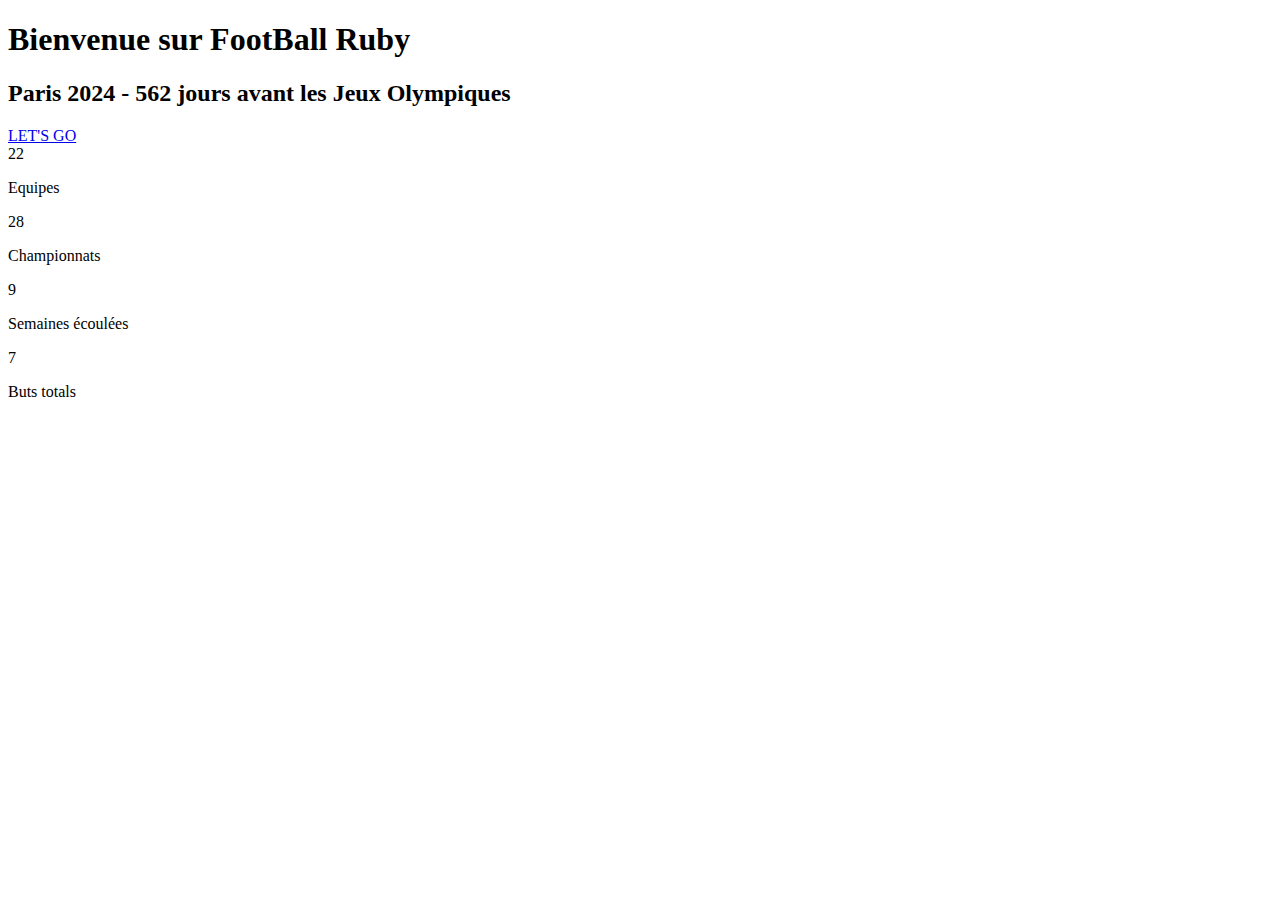
<file: src/main/resources/templates/index.html>
<!DOCTYPE html>
<html lang="en">

<head>
  <head th:insert="fragment.html :: headerfiles"></head>
  <title>Resultat</title>
</head>
<body>

<header th:insert="fragment.html :: header_bar"></header>

  <section id="hero">
    <div class="hero-container" data-aos="fade-up">
      <h1>Bienvenue sur FootBall Ruby</h1>
      <h2>Paris 2024 - 562 jours avant les Jeux Olympiques</h2>
      <a href="#about" class="btn-get-started scrollto">LET'S GO</a>
    </div>
  </section>

  <main id="main">
    <section id="about" class="about">
      <div class="container">
        <div class="row justify-content-end">
          <div class="col-lg-11">
            <div class="row justify-content-end">
              <div class="col-lg-3 col-md-5 col-6 d-md-flex align-items-md-stretch">
                <div class="count-box py-5">
                  <i class="bi bi-emoji-smile"></i>
                  <span data-purecounter-start="0" data-purecounter-end="65" class="purecounter">0</span>
                  <p>Equipes</p>
                </div>
              </div>
              <div class="col-lg-3 col-md-5 col-6 d-md-flex align-items-md-stretch">
                <div class="count-box py-5">
                  <i class="bi bi-journal-richtext"></i>
                  <span data-purecounter-start="0" data-purecounter-end="85" class="purecounter">0</span>
                  <p>Championnats</p>
                </div>
              </div>
              <div class="col-lg-3 col-md-5 col-6 d-md-flex align-items-md-stretch">
                <div class="count-box pb-5 pt-0 pt-lg-5">
                  <i class="bi bi-clock"></i>
                  <span data-purecounter-start="0" data-purecounter-end="27" class="purecounter">0</span>
                  <p>Semaines écoulées</p>
                </div>
              </div>
              <div class="col-lg-3 col-md-5 col-6 d-md-flex align-items-md-stretch">
                <div class="count-box pb-5 pt-0 pt-lg-5">
                  <i class="bi bi-award"></i>
                  <span data-purecounter-start="0" data-purecounter-end="22" class="purecounter">0</span>
                  <p>Buts totals</p>
                </div>
              </div>
            </div>
          </div>
        </div>
      </div>
    </section>

  </main>

<footer th:insert="fragment.html :: footer_fragment"></footer>

  <script src="../static/vendor/purecounter/purecounter_vanilla.js"></script>
  <script src="../static/vendor/aos/aos.js"></script>
  <script src="../static/vendor/bootstrap/js/bootstrap.bundle.min.js"></script>
  <script src="../static/vendor/glightbox/js/glightbox.min.js"></script>
  <script src="../static/vendor/isotope-layout/isotope.pkgd.min.js"></script>
  <script src="../static/vendor/swiper/swiper-bundle.min.js"></script>
  <script src="../static/vendor/waypoints/noframework.waypoints.js"></script>
  <script src="../static/vendor/php-email-form/validate.js"></script>
  <script src="../static/js/main.js"></script>

</body>
</html>
</file>
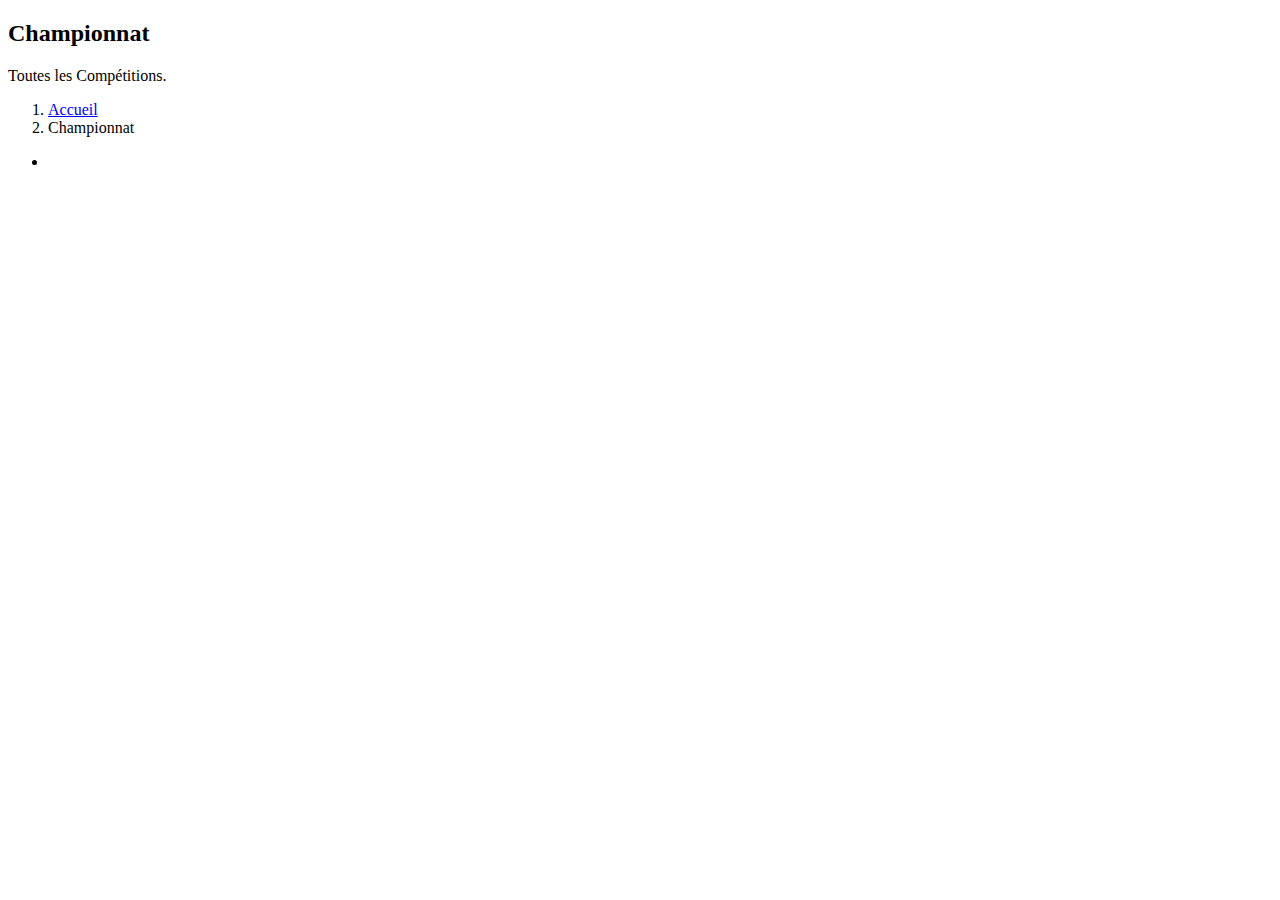
<file: src/main/resources/templates/championnat.html>
<!DOCTYPE html>
<html lang="en">

<head>
  <head th:insert="fragment.html :: headerfiles"></head>
  <title>Resultat</title>
</head>
<body>

<header th:insert="fragment.html :: header_bar"></header>
  <main id="main">

    <section id="breadcrumbs" class="breadcrumbs">
      <div class="breadcrumb-hero">
        <div class="container">
          <div class="breadcrumb-hero">
            <h2>Championnat</h2>
            <p>Toutes les Compétitions. </p>
          </div>
        </div>
      </div>
      <div class="container">
        <ol>
          <li><a href="index.html">Accueil</a></li>
          <li>Championnat</li>
        </ol>
      </div>
    </section>
    <section id="pricing" class="pricing">
      <div class="container">

        <div class="row" >
          <ul>
            <li data-th-each="championnat : ${ championnats }">
              <img data-th-src="@{'/img/' + ${championnat.logo}}"  />
              <h3 data-th-text="${championnat.nom}"></h3>
            </li>
          </ul>
        </div>
      </div>
    </section>
  </main>

<head th:insert="fragment.html :: footer_fragment"></head>

  <a href="#" class="back-to-top d-flex align-items-center justify-content-center"><i class="bi bi-arrow-up-short"></i></a>
  <script src="../static/vendor/purecounter/purecounter_vanilla.js"></script>
  <script src="../static/vendor/aos/aos.js"></script>
  <script src="../static/vendor/bootstrap/js/bootstrap.bundle.min.js"></script>
  <script src="../static/vendor/glightbox/js/glightbox.min.js"></script>
  <script src="../static/vendor/isotope-layout/isotope.pkgd.min.js"></script>
  <script src="../static/vendor/swiper/swiper-bundle.min.js"></script>
  <script src="../static/vendor/waypoints/noframework.waypoints.js"></script>
  <script src="../static/vendor/php-email-form/validate.js"></script>
  <script src="../static/js/main.js"></script>

</body>

</html>
</file>
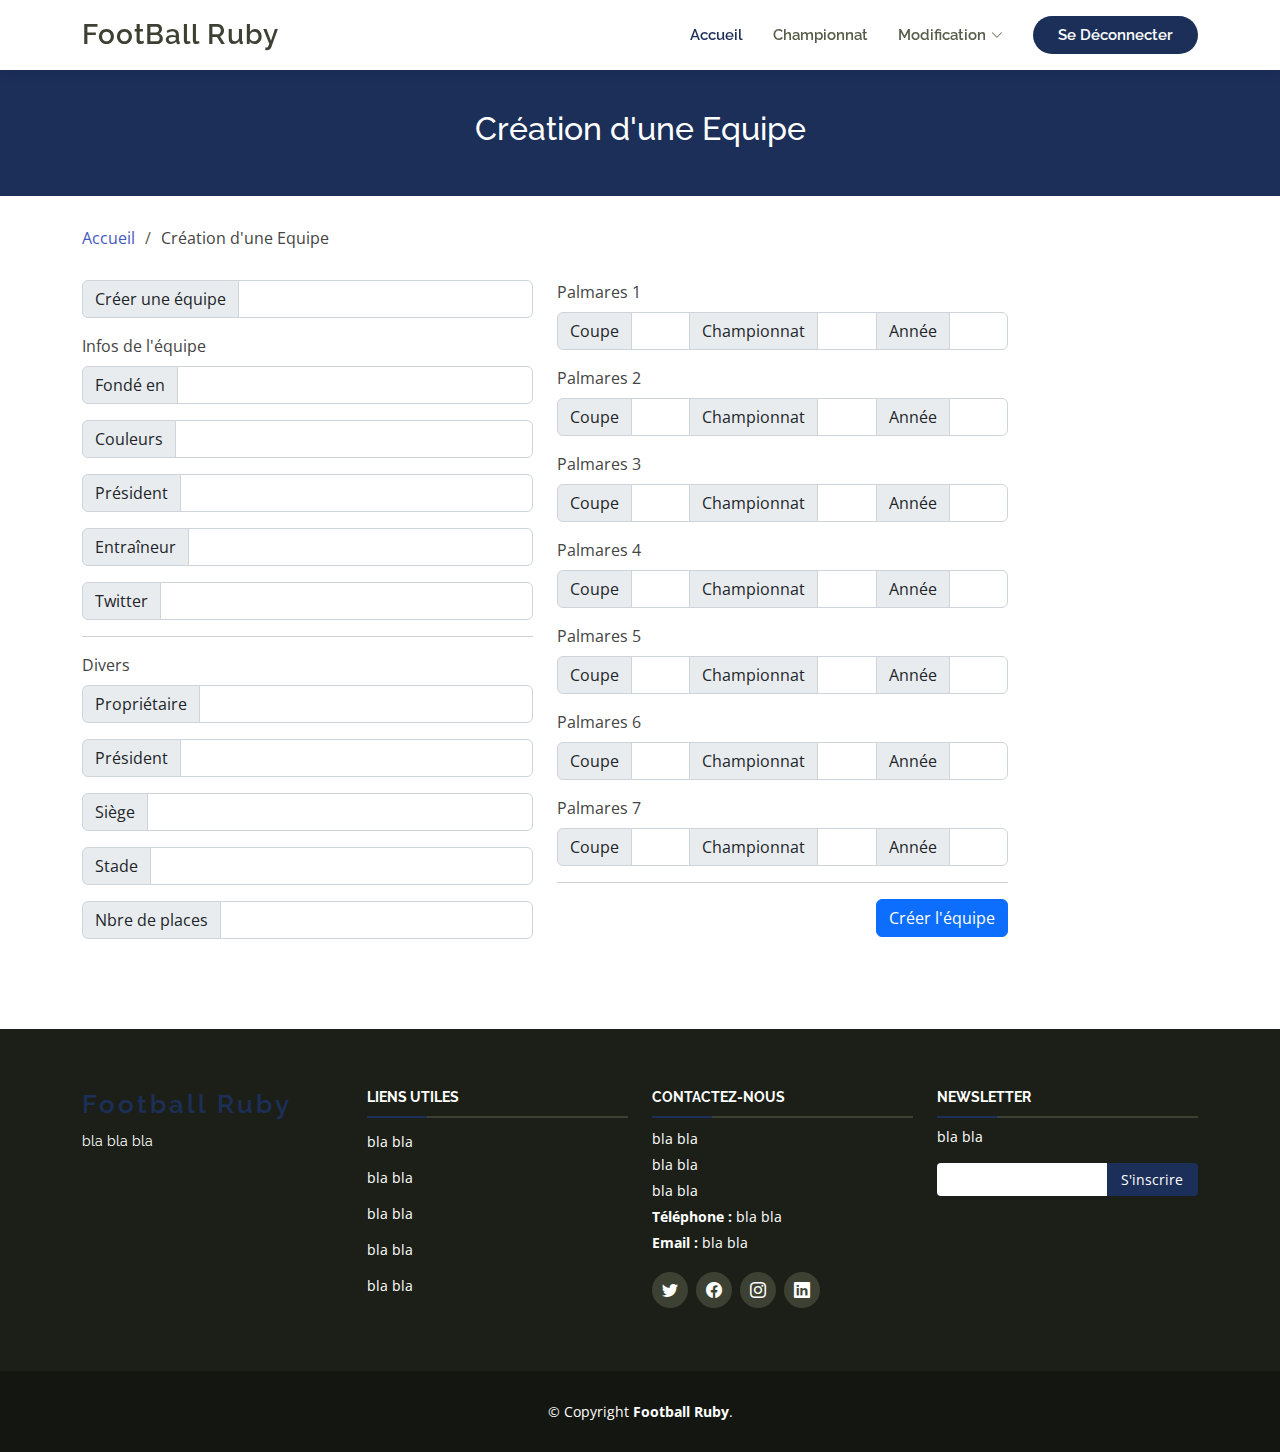
<file: src/main/resources/templates/creat_equipe.html>
<!DOCTYPE html>
<html lang="en">
<head>
    <meta charset="utf-8">
    <meta content="width=device-width, initial-scale=1.0" name="viewport">
    <title>FootBall Ruby</title>
    <meta content="" name="description">
    <meta content="" name="keywords">
    <link href="assets/img/login/favicon.ico" rel="shortcut icon" type="image/x-icon">
    <link
        href="https://fonts.googleapis.com/css?family=Open+Sans:300,300i,400,400i,600,600i,700,700i|Raleway:300,300i,400,400i,500,500i,600,600i,700,700i|Poppins:300,300i,400,400i,500,500i,600,600i,700,700i"
        rel="stylesheet">
    <link href="assets/vendor/aos/aos.css" rel="stylesheet">
    <link href="assets/vendor/bootstrap/css/bootstrap.min.css" rel="stylesheet">
    <link href="assets/vendor/bootstrap-icons/bootstrap-icons.css" rel="stylesheet">
    <link href="assets/vendor/boxicons/css/boxicons.min.css" rel="stylesheet">
    <link href="assets/vendor/glightbox/css/glightbox.min.css" rel="stylesheet">
    <link href="assets/vendor/swiper/swiper-bundle.min.css" rel="stylesheet">
    <link href="assets/css/style.css" rel="stylesheet">
</head>
<body>

  <header id="header" class="fixed-top d-flex align-items-center">
    <div class="container d-flex align-items-center justify-content-between">
      <div class="logo">
        <h1 class="text-light"><a href="index.html">FootBall Ruby</a></h1>
      </div>
      <nav id="navbar" class="navbar">
        <ul>
          <li><a class="active" href="index.html">Accueil</a></li>
          <li><a href="championnat.html">Championnat</a></li>
          <li class="dropdown"><a href="#"><span>Modification</span> <i class="bi bi-chevron-down"></i></a>
            <ul>
              <li class="dropdown"><a href="#"><span>Championnat</span> <i class="bi bi-chevron-right"></i></a>
                <ul>
                  <li><a href="create_champ.html">Créer</a></li>
                  <li><a href="modif_champ.html">Modifier</a></li>
                </ul>
              </li>
              <li class="dropdown"><a href="#"><span>Equipe</span> <i class="bi bi-chevron-right"></i></a>
                <ul>
                  <li><a href="creat_equipe.html">Créer</a></li>
                  <li><a href="modif_equipe.html">Modifier</a></li>
                </ul>
              </li>
              <li><a href="resultat.html">Résultats</a></li>
            </ul>
          </li>
          <li><a class="getstarted" href="#">Se Déconnecter</a></li>
        </ul>
        <i class="bi bi-list mobile-nav-toggle"></i>
      </nav>
    </div>
  </header>

  <main id="main">
    <section id="breadcrumbs" class="breadcrumbs">
      <div class="breadcrumb-hero">
        <div class="container">
          <div class="breadcrumb-hero">
            <h2>Création d'une Equipe</h2>
          </div>
        </div>
      </div>
      <div class="container">
        <ol>
          <li><a href="index.html">Accueil</a></li>
          <li>Création d'une Equipe</li>
        </ol>
      </div>
    </section>
    <section id="services" class="services ">
      <div class="container">
        <div class="row">
          <div class="col-5">
            <div class="input-group mb-3">
              <span class="input-group-text">Créer une équipe</span>
              <input type="text" class="form-control">
            </div>
            <div class="mb-3">
              <label for="basic-url" class="form-label">Infos de l'équipe</label>
              <div class="input-group mb-3">
                <span class="input-group-text">Fondé en</span>
                <input type="number" class="form-control">
              </div>
              <div class="input-group mb-3">
                <span class="input-group-text">Couleurs</span>
                <input type="text" class="form-control">
              </div>
              <div class="input-group mb-3">
                <span class="input-group-text">Président</span>
                <input type="text" class="form-control">
              </div>
              <div class="input-group mb-3">
                <span class="input-group-text">Entraîneur</span>
                <input type="text" class="form-control">
              </div>
              <div class="input-group mb-3">
                <span class="input-group-text">Twitter</span>
                <input type="text" class="form-control">
              </div>
            </div>
            <hr>
            <div class="mb-3">
              <label for="basic-url" class="form-label">Divers</label>
              <div class="input-group mb-3">
                <span class="input-group-text">Propriétaire</span>
                <input type="text" class="form-control">
              </div>
              <div class="input-group mb-3">
                <span class="input-group-text">Président</span>
                <input type="text" class="form-control">
              </div>
              <div class="input-group mb-3">
                <span class="input-group-text">Siège</span>
                <input type="text" class="form-control">
              </div>
              <div class="input-group mb-3">
                <span class="input-group-text">Stade</span>
                <input type="text" class="form-control">
              </div>
              <div class="input-group mb-3">
                <span class="input-group-text">Nbre de places</span>
                <input type="number" class="form-control">
              </div>
            </div>
          </div>
          <div class="col-5">
            <div class="mb-3">
              <label for="basic-url" class="form-label">Palmares 1</label>
              <div class="input-group mb-3">
                <span class="input-group-text">Coupe</span>
                <input type="text" class="form-control">
                <span class="input-group-text">Championnat</span>
                <input type="text" class="form-control">
                <span class="input-group-text">Année</span>
                <input type="text" class="form-control">
              </div>
            </div>
            <div class="mb-3">
              <label for="basic-url" class="form-label">Palmares 2</label>
              <div class="input-group mb-3">
                <span class="input-group-text">Coupe</span>
                <input type="text" class="form-control">
                <span class="input-group-text">Championnat</span>
                <input type="text" class="form-control">
                <span class="input-group-text">Année</span>
                <input type="text" class="form-control">
              </div>
            </div>
            <div class="mb-3">
              <label for="basic-url" class="form-label">Palmares 3</label>
              <div class="input-group mb-3">
                <span class="input-group-text">Coupe</span>
                <input type="text" class="form-control">
                <span class="input-group-text">Championnat</span>
                <input type="text" class="form-control">
                <span class="input-group-text">Année</span>
                <input type="text" class="form-control">
              </div>
            </div>
            <div class="mb-3">
              <label for="basic-url" class="form-label">Palmares 4</label>
              <div class="input-group mb-3">
                <span class="input-group-text">Coupe</span>
                <input type="text" class="form-control">
                <span class="input-group-text">Championnat</span>
                <input type="text" class="form-control">
                <span class="input-group-text">Année</span>
                <input type="text" class="form-control">
              </div>
            </div>
            <div class="mb-3">
              <label for="basic-url" class="form-label">Palmares 5</label>
              <div class="input-group mb-3">
                <span class="input-group-text">Coupe</span>
                <input type="text" class="form-control">
                <span class="input-group-text">Championnat</span>
                <input type="text" class="form-control">
                <span class="input-group-text">Année</span>
                <input type="text" class="form-control">
              </div>
            </div>
            <div class="mb-3">
              <label for="basic-url" class="form-label">Palmares 6</label>
              <div class="input-group mb-3">
                <span class="input-group-text">Coupe</span>
                <input type="text" class="form-control">
                <span class="input-group-text">Championnat</span>
                <input type="text" class="form-control">
                <span class="input-group-text">Année</span>
                <input type="text" class="form-control">
              </div>
            </div>
            <div class="mb-3">
              <label for="basic-url" class="form-label">Palmares 7</label>
              <div class="input-group mb-3">
                <span class="input-group-text">Coupe</span>
                <input type="text" class="form-control">
                <span class="input-group-text">Championnat</span>
                <input type="text" class="form-control">
                <span class="input-group-text">Année</span>
                <input type="text" class="form-control">
              </div>
            </div>
            <hr>
            <div class="input-group mb-3 d-flex flex-row-reverse">
              <button type="submit" class="btn btn-primary mb-3">Créer l'équipe</button>
            </div>
          </div>
        </div>
      </div>
    </section>
  </main>

  <footer id="footer">
    <div class="footer-top">
      <div class="container">
        <div class="row">

          <div class="col-lg-3 col-md-6 footer-info">
            <h3>Football Ruby</h3>
            <p>bla bla bla</p>
          </div>

          <div class="col-lg-3 col-md-6 footer-links">
            <h4>liens Utiles</h4>
            <ul>
              <li><a href="#">bla bla</a></li>
              <li><a href="#">bla bla</a></li>
              <li><a href="#">bla bla</a></li>
              <li><a href="#">bla bla</a></li>
              <li><a href="#">bla bla</a></li>
            </ul>
          </div>

          <div class="col-lg-3 col-md-6 footer-contact">
            <h4>CONTACTEZ-NOUS</h4>
            <p>
              bla bla <br>
              bla bla<br>
              bla bla <br>
              <strong>Téléphone :</strong> bla bla<br>
              <strong>Email :</strong> bla bla<br>
            </p>

            <div class="social-links">
              <a href="#" class="twitter"><i class="bi bi-twitter"></i></a>
              <a href="#" class="facebook"><i class="bi bi-facebook"></i></a>
              <a href="#" class="instagram"><i class="bi bi-instagram"></i></a>
              <a href="#" class="linkedin"><i class="bi bi-linkedin"></i></a>
            </div>

          </div>

          <div class="col-lg-3 col-md-6 footer-newsletter">
            <h4>Newsletter</h4>
            <p>bla bla</p>
            <input type="email" name="email"><input type="submit" value="S'inscrire">
          </div>

        </div>
      </div>
    </div>

    <div class="container">
      <div class="copyright">
        &copy; Copyright <strong><span>Football Ruby</span></strong>.
      </div>
    </div>
  </footer>

  <a href="#" class="back-to-top d-flex align-items-center justify-content-center"><i
      class="bi bi-arrow-up-short"></i></a>
  <script src="assets/vendor/purecounter/purecounter_vanilla.js"></script>
  <script src="assets/vendor/aos/aos.js"></script>
  <script src="assets/vendor/bootstrap/js/bootstrap.bundle.min.js"></script>
  <script src="assets/vendor/glightbox/js/glightbox.min.js"></script>
  <script src="assets/vendor/isotope-layout/isotope.pkgd.min.js"></script>
  <script src="assets/vendor/swiper/swiper-bundle.min.js"></script>
  <script src="assets/vendor/waypoints/noframework.waypoints.js"></script>
  <script src="assets/vendor/php-email-form/validate.js"></script>
  <script src="assets/js/main.js"></script>

</body>

</html>
</file>
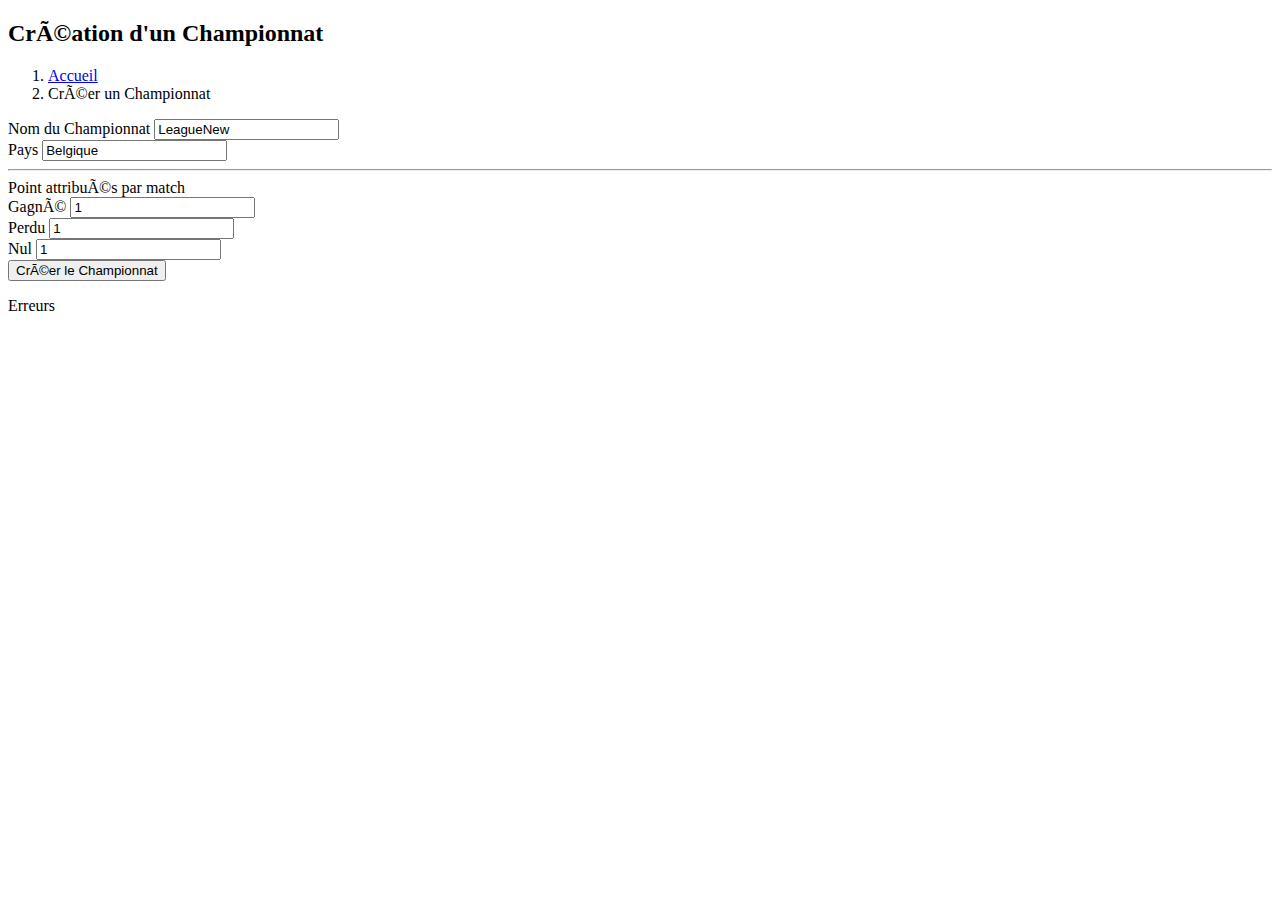
<file: src/main/resources/templates/create_champ.html>
<!DOCTYPE html>
<html lang="en">
<head>
  <head th:insert="fragment.html :: headerfiles"></head>
  <title>Resultat</title>
</head>
<body>

<header th:insert="fragment.html :: header_bar"></header>

  <main id="main">
    <section id="breadcrumbs" class="breadcrumbs">
      <div class="breadcrumb-hero">
        <div class="container">
          <div class="breadcrumb-hero">
            <h2>Création d'un Championnat</h2>
          </div>
        </div>
      </div>
      <div class="container">
        <ol>
          <li><a href="index.html">Accueil</a></li>
          <li>Créer un  Championnat</li>
        </ol>
      </div>
    </section>
    <section id="services" class="services ">
      <div class="container">
        <div class="row">
          <form method="post" action="create_champ" accept-charset="utf-8" data-th-action="@{'create_champ'}" data-th-object="${championnat}" >
          <div class="col-5">
            <div class="input-group mb-3">
              <label class="input-group-text">Nom du Championnat</label>
              <input id="nom" type="text" class="form-control" value="LeagueNew">
            </div>
            <div class="input-group mb-3">
              <span class="input-group-text">Pays</span>
              <input id="pays" type="text" class="form-control" value="Belgique">
            </div>
            <!--<div class="input-group mb-3">
              <span class="input-group-text">Nombre d'équipe</span>
              <input id="nbrEquipe" type="number" class="form-control">
            </div>-->
            <hr>
            <div class="mb-3">
              <label  class="form-label">Point attribués par match</label>
              <div class="input-group mb-3">
                <span class="input-group-text">Gagné</span>
                <input id="pointGagner" type="number" class="form-control" value="1" >
              </div>
              <div class="input-group mb-3">
                <span class="input-group-text">Perdu</span>
                <input id="pointPerdu" type="number" class="form-control" value="1">
              </div>
              <div class="input-group mb-3">
                <span class="input-group-text">Nul</span>
                <input id="pointNul" type="number" class="form-control" value="1">
              </div>
            </div>
          </div>
              <input type="submit" value="Créer le Championnat" class="btn btn-primary mb-3" />
            <div id="erreur" data-th-if="${#fields.hasAnyErrors()}">
              <p data-th-each="err : ${#fields.allErrors()}" data-th-text="${err}"> Erreurs </p>
            </div>
        </form>
        </div>
      </div>
    </section>
  </main>

  <footer th:insert="fragment.html :: footer_fragment"></footer>
  <script src="../static/vendor/purecounter/purecounter_vanilla.js"></script>
  <script src="../static/vendor/aos/aos.js"></script>
  <script src="../static/vendor/bootstrap/js/bootstrap.bundle.min.js"></script>
  <script src="../static/vendor/glightbox/js/glightbox.min.js"></script>
  <script src="../static/vendor/isotope-layout/isotope.pkgd.min.js"></script>
  <script src="../static/vendor/swiper/swiper-bundle.min.js"></script>
  <script src="../static/vendor/waypoints/noframework.waypoints.js"></script>
  <script src="../static/vendor/php-email-form/validate.js"></script>
  <script src="../static/js/main.js"></script>

</body>

</html>
</file>
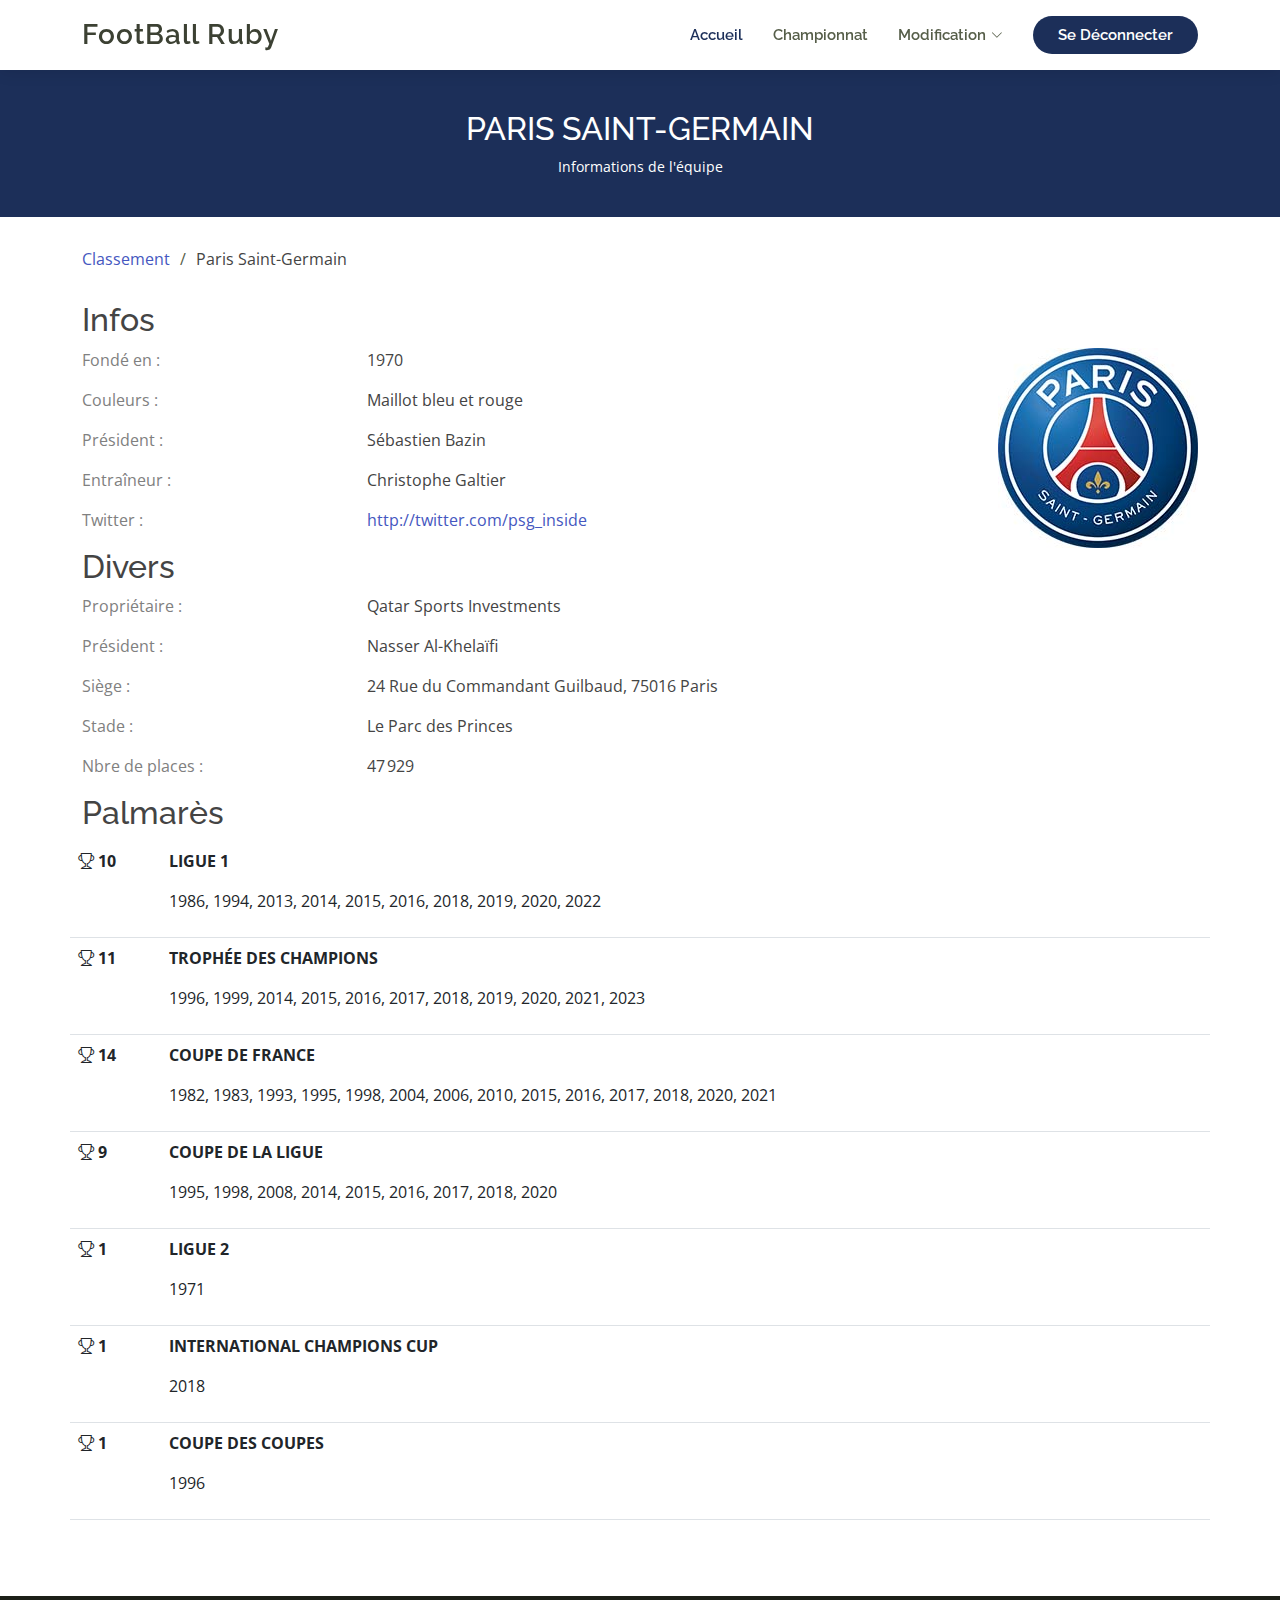
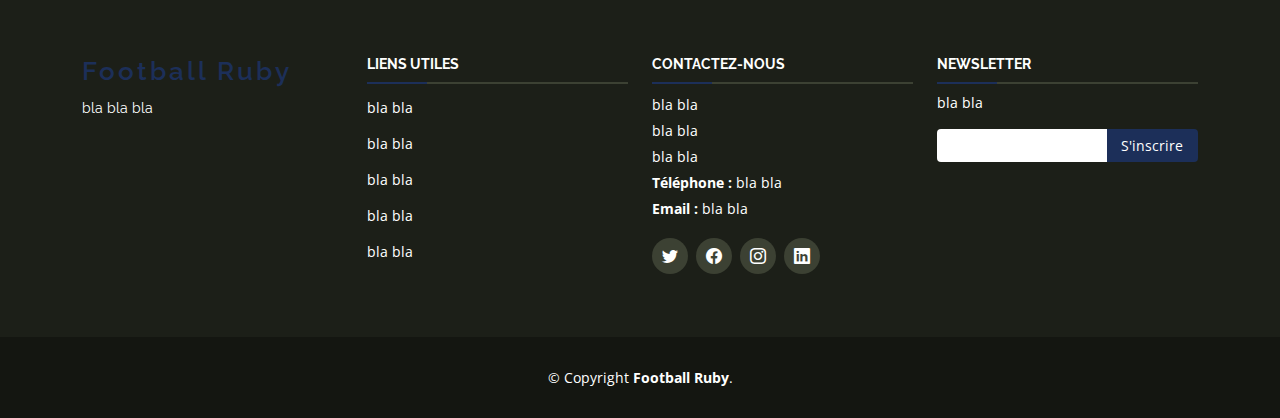
<file: src/main/resources/templates/equipe.html>
<!DOCTYPE html>
<html lang="en">
<head>
    <meta charset="utf-8">
    <meta content="width=device-width, initial-scale=1.0" name="viewport">
    <title>FootBall Ruby</title>
    <meta content="" name="description">
    <meta content="" name="keywords">
    <link href="assets/img/login/favicon.ico" rel="shortcut icon" type="image/x-icon">
    <link
        href="https://fonts.googleapis.com/css?family=Open+Sans:300,300i,400,400i,600,600i,700,700i|Raleway:300,300i,400,400i,500,500i,600,600i,700,700i|Poppins:300,300i,400,400i,500,500i,600,600i,700,700i"
        rel="stylesheet">
    <link href="assets/vendor/aos/aos.css" rel="stylesheet">
    <link href="assets/vendor/bootstrap/css/bootstrap.min.css" rel="stylesheet">
    <link href="assets/vendor/bootstrap-icons/bootstrap-icons.css" rel="stylesheet">
    <link href="assets/vendor/boxicons/css/boxicons.min.css" rel="stylesheet">
    <link href="assets/vendor/glightbox/css/glightbox.min.css" rel="stylesheet">
    <link href="assets/vendor/swiper/swiper-bundle.min.css" rel="stylesheet">
    <link href="assets/css/style.css" rel="stylesheet">
</head>
<body>

    <header id="header" class="fixed-top d-flex align-items-center">
        <div class="container d-flex align-items-center justify-content-between">
          <div class="logo">
            <h1 class="text-light"><a href="index.html">FootBall Ruby</a></h1>
          </div>
          <nav id="navbar" class="navbar">
            <ul>
              <li><a class="active" href="index.html">Accueil</a></li>
              <li><a href="championnat.html">Championnat</a></li>
              <li class="dropdown"><a href="#"><span>Modification</span> <i class="bi bi-chevron-down"></i></a>
                <ul>
                  <li class="dropdown"><a href="#"><span>Championnat</span> <i class="bi bi-chevron-right"></i></a>
                    <ul>
                      <li><a href="create_champ.html">Créer</a></li>
                      <li><a href="modif_champ.html">Modifier</a></li>
                    </ul>
                  </li>
                  <li class="dropdown"><a href="#"><span>Equipe</span> <i class="bi bi-chevron-right"></i></a>
                    <ul>
                      <li><a href="creat_equipe.html">Créer</a></li>
                      <li><a href="modif_equipe.html">Modifier</a></li>
                    </ul>
                  </li>
                  <li><a href="resultat.html">Résultats</a></li>
                </ul>
              </li>
              <li><a class="getstarted" href="#">Se Déconnecter</a></li>
            </ul>
            <i class="bi bi-list mobile-nav-toggle"></i>
          </nav>
        </div>
      </header>

    <main id="main">

        <section id="breadcrumbs" class="breadcrumbs">
            <div class="breadcrumb-hero">
                <div class="container">
                    <div class="breadcrumb-hero">
                        <h2>PARIS SAINT-GERMAIN</h2>
                        <p>Informations de l'équipe</p>
                    </div>
                </div>
            </div>
            <div class="container">
                <ol>
                    <li><a href="Classement.html">Classement</a></li>
                    <li>Paris Saint-Germain</li>
                </ol>
            </div>
        </section>
        <section id="services" class="services ">
            <div class="container">

                <div class="row">
                    <h2>Infos</h2>
                    <div class="col-lg-3 col-md-6 footer-info gray">
                        <p>Fondé en : </p>
                        <p>Couleurs :</p>
                        <p>Président :</p>
                        <p>Entraîneur :</p>
                        <p>Twitter : </p>
                    </div>
                    <div class="col-lg-3 col-md-6 footer-info">
                        <p>1970</p>
                        <p>Maillot bleu et rouge</p>
                        <p>Sébastien Bazin</p>
                        <p>Christophe Galtier</p>
                        <p><a href="http://twitter.com/psg_inside" target="_blank">http://twitter.com/psg_inside</a></p>
                    </div>
                    <div class="col-lg-6 col-md-6 footer-links">
                        <img src="assets/img/equipes/Paris_Saint-Germain_Logo.svg.jpg" class="rounded float-end"
                            alt="PSG">
                    </div>
                    <h2>Divers</h2>
                    <div class="col-lg-3 col-md-6 footer-info gray">
                        <p>Propriétaire : </p>
                        <p>Président :</p>
                        <p>Siège :</p>
                        <p>Stade : </p>
                        <p>Nbre de places :</p>
                    </div>
                    <div class="col-lg-6 col-md-6 footer-info">
                        <p>Qatar Sports Investments</p>
                        <p>Nasser Al-Khelaïfi</p>
                        <p> 24 Rue du Commandant Guilbaud, 75016 Paris</p>
                        <p>Le Parc des Princes</p>
                        <p>47 929</p>
                    </div>
                    <h2>Palmarès</h2>
                    <table class="table">
                        <tbody>
                            <tr>
                                <th scope="row"><i class="bi bi-trophy "></i> 10</th>
                                <td>
                                    <p class="fw-bold">LIGUE 1</p>
                                    <p>1986, 1994, 2013, 2014, 2015, 2016, 2018, 2019, 2020, 2022</p>
                                </td>
                            </tr>
                            <tr>
                                <th scope="row"><i class="bi bi-trophy"></i> 11</th>
                                <td>
                                    <p class="fw-bold">TROPHÉE DES CHAMPIONS</p>
                                    <p>1996, 1999, 2014, 2015, 2016, 2017, 2018, 2019, 2020, 2021, 2023</p>
                                </td>
                            </tr>
                            <tr>
                                <th scope="row"><i class="bi bi-trophy"></i> 14</th>
                                <td>
                                    <p class="fw-bold">COUPE DE FRANCE</p>
                                    <p>1982, 1983, 1993, 1995, 1998, 2004, 2006, 2010, 2015, 2016, 2017, 2018, 2020,
                                        2021</p>
                                </td>
                            </tr>
                            <tr>
                                <th scope="row"><i class="bi bi-trophy"></i> 9</th>
                                <td>
                                    <p class="fw-bold">COUPE DE LA LIGUE</p>
                                    <p>1995, 1998, 2008, 2014, 2015, 2016, 2017, 2018, 2020</p>
                                </td>
                            </tr>
                            <tr>
                                <th scope="row"><i class="bi bi-trophy"></i> 1</th>
                                <td>
                                    <p class="fw-bold">LIGUE 2</p>
                                    <p>1971</p>
                                </td>
                            </tr>
                            <tr>
                                <th scope="row"><i class="bi bi-trophy"></i> 1</th>
                                <td>
                                    <p class="fw-bold">INTERNATIONAL CHAMPIONS CUP</p>
                                    <p>2018</p>
                                </td>
                            </tr>
                            <tr>
                                <th scope="row"><i class="bi bi-trophy"></i> 1</th>
                                <td>
                                    <p class="fw-bold">COUPE DES COUPES</p>
                                    <p>1996</p>
                                </td>
                            </tr>
                        </tbody>
                    </table>
                </div>
            </div>
        </section>
    </main>

    <footer id="footer">
        <div class="footer-top">
            <div class="container">
                <div class="row">

                    <div class="col-lg-3 col-md-6 footer-info">
                        <h3>Football Ruby</h3>
                        <p>bla bla bla</p>
                    </div>

                    <div class="col-lg-3 col-md-6 footer-links">
                        <h4>liens Utiles</h4>
                        <ul>
                            <li><a href="#">bla bla</a></li>
                            <li><a href="#">bla bla</a></li>
                            <li><a href="#">bla bla</a></li>
                            <li><a href="#">bla bla</a></li>
                            <li><a href="#">bla bla</a></li>
                        </ul>
                    </div>

                    <div class="col-lg-3 col-md-6 footer-contact">
                        <h4>CONTACTEZ-NOUS</h4>
                        <p>
                            bla bla <br>
                            bla bla<br>
                            bla bla <br>
                            <strong>Téléphone :</strong> bla bla<br>
                            <strong>Email :</strong> bla bla<br>
                        </p>

                        <div class="social-links">
                            <a href="#" class="twitter"><i class="bi bi-twitter"></i></a>
                            <a href="#" class="facebook"><i class="bi bi-facebook"></i></a>
                            <a href="#" class="instagram"><i class="bi bi-instagram"></i></a>
                            <a href="#" class="linkedin"><i class="bi bi-linkedin"></i></a>
                        </div>

                    </div>

                    <div class="col-lg-3 col-md-6 footer-newsletter">
                        <h4>Newsletter</h4>
                        <p>bla bla</p>
                        <input type="email" name="email"><input type="submit" value="S'inscrire">
                    </div>

                </div>
            </div>
        </div>

        <div class="container">
            <div class="copyright">
                &copy; Copyright <strong><span>Football Ruby</span></strong>.
            </div>
        </div>
    </footer>

    <a href="#" class="back-to-top d-flex align-items-center justify-content-center"><i
            class="bi bi-arrow-up-short"></i></a>
    <script src="assets/vendor/purecounter/purecounter_vanilla.js"></script>
    <script src="assets/vendor/aos/aos.js"></script>
    <script src="assets/vendor/bootstrap/js/bootstrap.bundle.min.js"></script>
    <script src="assets/vendor/glightbox/js/glightbox.min.js"></script>
    <script src="assets/vendor/isotope-layout/isotope.pkgd.min.js"></script>
    <script src="assets/vendor/swiper/swiper-bundle.min.js"></script>
    <script src="assets/vendor/waypoints/noframework.waypoints.js"></script>
    <script src="assets/vendor/php-email-form/validate.js"></script>
    <script src="assets/js/main.js"></script>

</body>

</html>
</file>
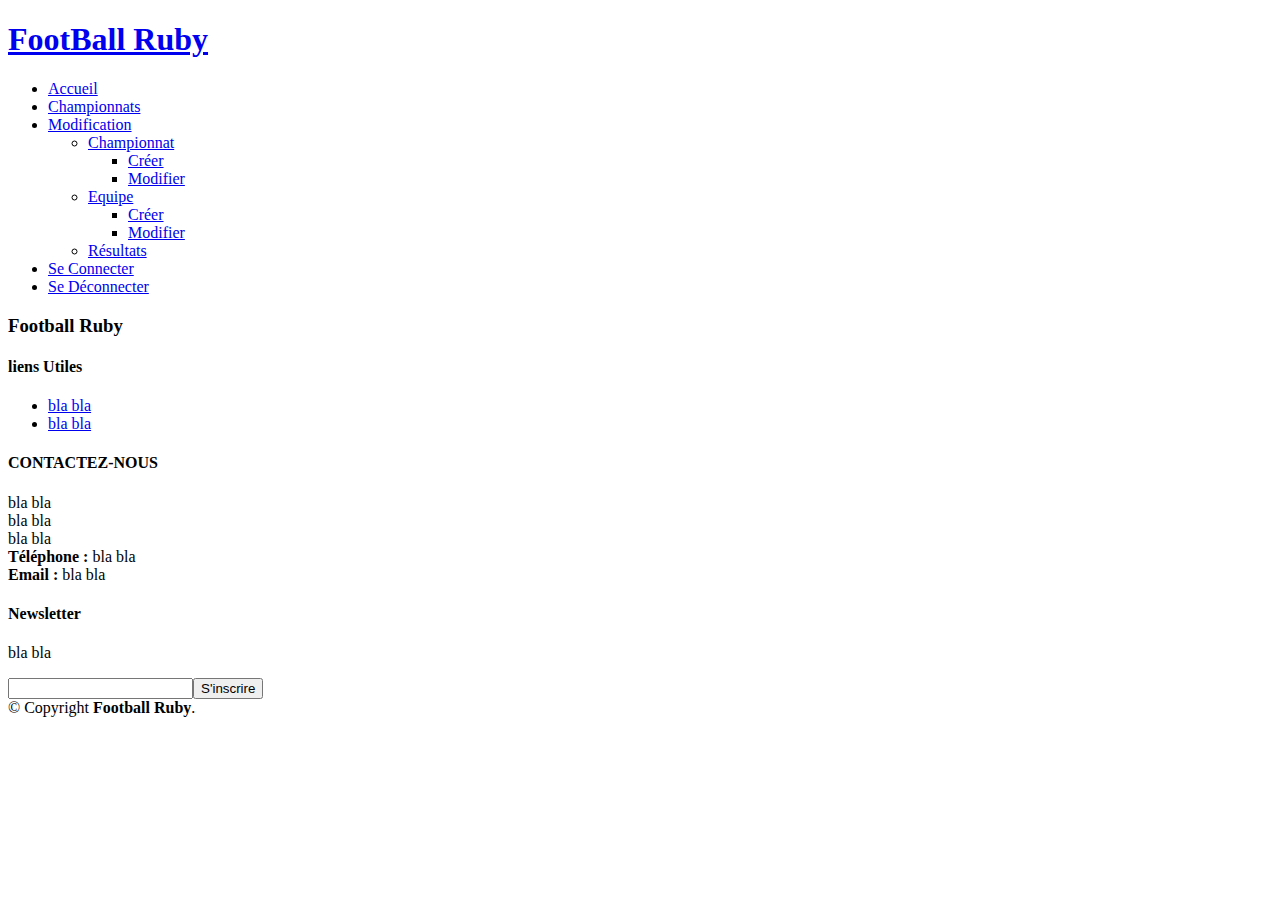
<file: src/main/resources/templates/fragment.html>
<!doctype html>
<html lang="fr" xmlns:th="http://www.thymeleaf.org">
<head th:fragment="headerfiles">
    <meta charset="UTF-8">
    <meta name="viewport"
          content="width=device-width, user-scalable=no, initial-scale=1.0, maximum-scale=1.0, minimum-scale=1.0">
    <meta http-equiv="X-UA-Compatible" content="ie=edge">
    <title>football management</title>

    <link href="assets/img/login/favicon.ico" rel="shortcut icon" type="image/x-icon">
    <link
            href="https://fonts.googleapis.com/css?family=Open+Sans:300,300i,400,400i,600,600i,700,700i|Raleway:300,300i,400,400i,500,500i,600,600i,700,700i|Poppins:300,300i,400,400i,500,500i,600,600i,700,700i"
            rel="stylesheet">
    <link th:href="@{~/vendor/aos/aos.css}" rel="stylesheet">
    <link th:href="@{~/vendor/bootstrap/css/bootstrap.min.css}" rel="stylesheet">
    <link th:href="@{~/vendor/bootstrap-icons/bootstrap-icons.css}" rel="stylesheet">
    <link th:href="@{~/vendor/boxicons/css/boxicons.min.css}" rel="stylesheet">
    <link th:href="@{~/vendor/glightbox/css/glightbox.min.css}" rel="stylesheet">
    <link th:href="@{~/vendor/swiper/swiper-bundle.min.css}" rel="stylesheet">
    <link th:href="@{~/css/style.css}" rel="stylesheet">

    <link th:href="@{~/vendor/bootstrap/css/bootstrap.min.css}" rel="stylesheet" />
    <link th:href="@{~/css/style.css}" rel="stylesheet" />

</head>
<body>

<header th:fragment="header_bar" id="header" class="fixed-top d-flex align-items-center">
    <div class="container d-flex align-items-center justify-content-between">
        <div class="logo">
            <h1 class="text-light"><a href="index.html">FootBall Ruby</a></h1>
        </div>
        <nav id="navbar" class="navbar">
            <ul>
                <li><a class="active" href="index.html">Accueil</a></li>
                <li><a href="championnat.html">Championnats</a></li>
                <li data-th-if="${session.user != null}" class="dropdown"><a href="#"><span>Modification</span> <i class="bi bi-chevron-down"></i></a>
                    <ul>
                        <li class="dropdown"><a href="#"><span>Championnat</span> <i class="bi bi-chevron-right"></i></a>
                            <ul>
                                <li><a href="create_champ">Créer</a></li>
                                <li><a href="modif_champ.html">Modifier</a></li>
                            </ul>
                        </li>
                        <li class="dropdown"><a href="#"><span>Equipe</span> <i class="bi bi-chevron-right"></i></a>
                            <ul>
                                <li><a href="creat_equipe.html">Créer</a></li>
                                <li><a href="modif_equipe.html">Modifier</a></li>
                            </ul>
                        </li>
                        <li><a href="resultat.html">Résultats</a></li>
                    </ul>
                </li>
                <li data-th-if="${session.user == null}"> <a class="getstarted" href="connexion">Se Connecter</a></li>
                <li data-th-if="${session.user != null}"> <a class="getstarted" href="deconnexion">Se Déconnecter</a></li>
            </ul>
            <i class="bi bi-list mobile-nav-toggle"></i>
        </nav>
    </div>
</header>

<div th:fragment="script_fragment">
    <script src="../static/vendor/purecounter/purecounter_vanilla.js"></script>
    <script src="../static/vendor/aos/aos.js"></script>
    <script src="../static/vendor/bootstrap/js/bootstrap.bundle.min.js"></script>
    <script src="../static/vendor/glightbox/js/glightbox.min.js"></script>
    <script src="../static/vendor/isotope-layout/isotope.pkgd.min.js"></script>
    <script src="../static/vendor/swiper/swiper-bundle.min.js"></script>
    <script src="../static/vendor/waypoints/noframework.waypoints.js"></script>
    <script src="../static/vendor/php-email-form/validate.js"></script>
    <script src="../static/js/main.js"></script>
</div>

<footer th:fragment="footer_fragment" id="footer">
    <div class="footer-top">
        <div class="container">
            <div class="row">

                <div class="col-lg-3 col-md-6 footer-info">
                    <h3>Football Ruby</h3>
                </div>

                <div class="col-lg-3 col-md-6 footer-links">
                    <h4>liens Utiles</h4>
                    <ul>
                        <li><a href="#">bla bla</a></li>
                        <li><a href="#">bla bla</a></li>
                    </ul>
                </div>

                <div class="col-lg-3 col-md-6 footer-contact">
                    <h4>CONTACTEZ-NOUS</h4>
                    <p>
                        bla bla <br>
                        bla bla<br>
                        bla bla <br>
                        <strong>Téléphone :</strong> bla bla<br>
                        <strong>Email :</strong> bla bla<br>
                    </p>

                    <div class="social-links">
                        <a href="#" class="twitter"><i class="bi bi-twitter"></i></a>
                        <a href="#" class="facebook"><i class="bi bi-facebook"></i></a>
                        <a href="#" class="instagram"><i class="bi bi-instagram"></i></a>
                        <a href="#" class="linkedin"><i class="bi bi-linkedin"></i></a>
                    </div>

                </div>

                <div class="col-lg-3 col-md-6 footer-newsletter">
                    <h4>Newsletter</h4>
                    <p>bla bla</p>
                    <input type="email" name="email"><input type="submit" value="S'inscrire">
                </div>

            </div>
        </div>
    </div>

    <div class="container">
        <div class="copyright">
            &copy; Copyright <strong><span>Football Ruby</span></strong>.
        </div>
    </div>
</footer>

<script src="../static/vendor/purecounter/purecounter_vanilla.js"></script>
<script src="../static/vendor/aos/aos.js"></script>
<script src="../static/vendor/bootstrap/js/bootstrap.bundle.min.js"></script>
<script src="../static/vendor/glightbox/js/glightbox.min.js"></script>
<script src="../static/vendor/isotope-layout/isotope.pkgd.min.js"></script>
<script src="../static/vendor/swiper/swiper-bundle.min.js"></script>
<script src="../static/vendor/waypoints/noframework.waypoints.js"></script>
<script src="../static/vendor/php-email-form/validate.js"></script>
<script src="../static/js/main.js"></script>

</body>
</html>
</file>
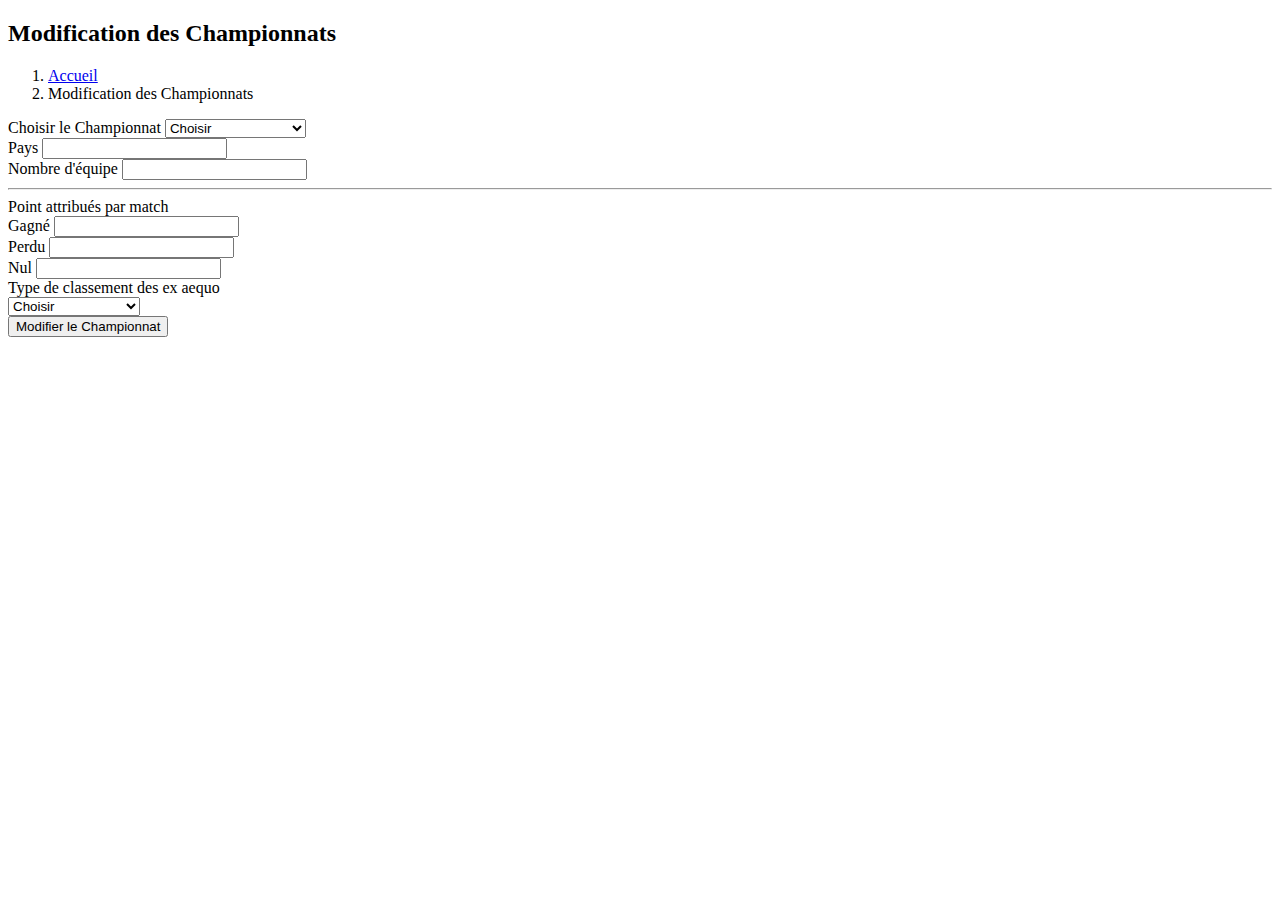
<file: src/main/resources/templates/modif_champ.html>
<!DOCTYPE html>
<html lang="en">
<head>
  <head th:insert="fragment.html :: headerfiles"></head>
  <title>Resultat</title>
</head>
<body>

<header th:insert="fragment.html :: header_bar"></header>

  <main id="main">
    <section id="breadcrumbs" class="breadcrumbs">
      <div class="breadcrumb-hero">
        <div class="container">
          <div class="breadcrumb-hero">
            <h2>Modification des Championnats</h2>
          </div>
        </div>
      </div>
      <div class="container">
        <ol>
          <li><a href="index.html">Accueil</a></li>
          <li>Modification des Championnats</li>
        </ol>
      </div>
    </section>
    <section id="services" class="services ">
      <div class="container">
        <div class="row">
          <div class="col-5">
            <div class="input-group mb-3">
              <label class="input-group-text">Choisir le Championnat</label>
              <select class="form-select">
                <option selected>Choisir</option>
                <option value="1">Ligue 1</option>
                <option value="2">Champion's League</option>
                <option value="3">Ligue 2</option>
                <option value="4">D1</option>
              </select>
            </div>
            <div class="input-group mb-3">
              <span class="input-group-text">Pays</span>
              <input type="text" class="form-control">
            </div>
            <div class="input-group mb-3">
              <span class="input-group-text">Nombre d'équipe</span>
              <input type="number" class="form-control">
            </div>
            <hr>
            <div class="mb-3">
              <label for="basic-url" class="form-label">Point attribués par match</label>
              <div class="input-group mb-3">
                <span class="input-group-text">Gagné</span>
                <input type="number" class="form-control">
              </div>
              <div class="input-group mb-3">
                <span class="input-group-text">Perdu</span>
                <input type="number" class="form-control">
              </div>
              <div class="input-group mb-3">
                <span class="input-group-text">Nul</span>
                <input type="number" class="form-control">
              </div>
            </div>
          </div>
          <div class="col-5">
            <div class="mb-3">
              <label for="basic-url" class="form-label">Type de classement des ex aequo</label>
              <div class="input-group mb-3">
                <select class="form-select">
                  <option selected>Choisir</option>
                  <option value="1">Buts marqués</option>
                  <option value="2">Buts concédés</option>
                  <option value="3">Différence de Buts</option>
                  <option value="4">...</option>
                  </select>
              </div>
            </div>
            <div class="input-group mb-3 d-flex flex-row-reverse">
              <button type="submit" class="btn btn-primary mb-3">Modifier le Championnat</button>
            </div>
          </div>
        </div>
      </div>
    </section>
  </main>

  <footer th:insert="fragment.html :: footer_fragment"></footer>
  <script src="../static/vendor/purecounter/purecounter_vanilla.js"></script>
  <script src="../static/vendor/aos/aos.js"></script>
  <script src="../static/vendor/bootstrap/js/bootstrap.bundle.min.js"></script>
  <script src="../static/vendor/glightbox/js/glightbox.min.js"></script>
  <script src="../static/vendor/isotope-layout/isotope.pkgd.min.js"></script>
  <script src="../static/vendor/swiper/swiper-bundle.min.js"></script>
  <script src="../static/vendor/waypoints/noframework.waypoints.js"></script>
  <script src="../static/vendor/php-email-form/validate.js"></script>
  <script src="../static/js/main.js"></script>

</body>

</html>
</file>
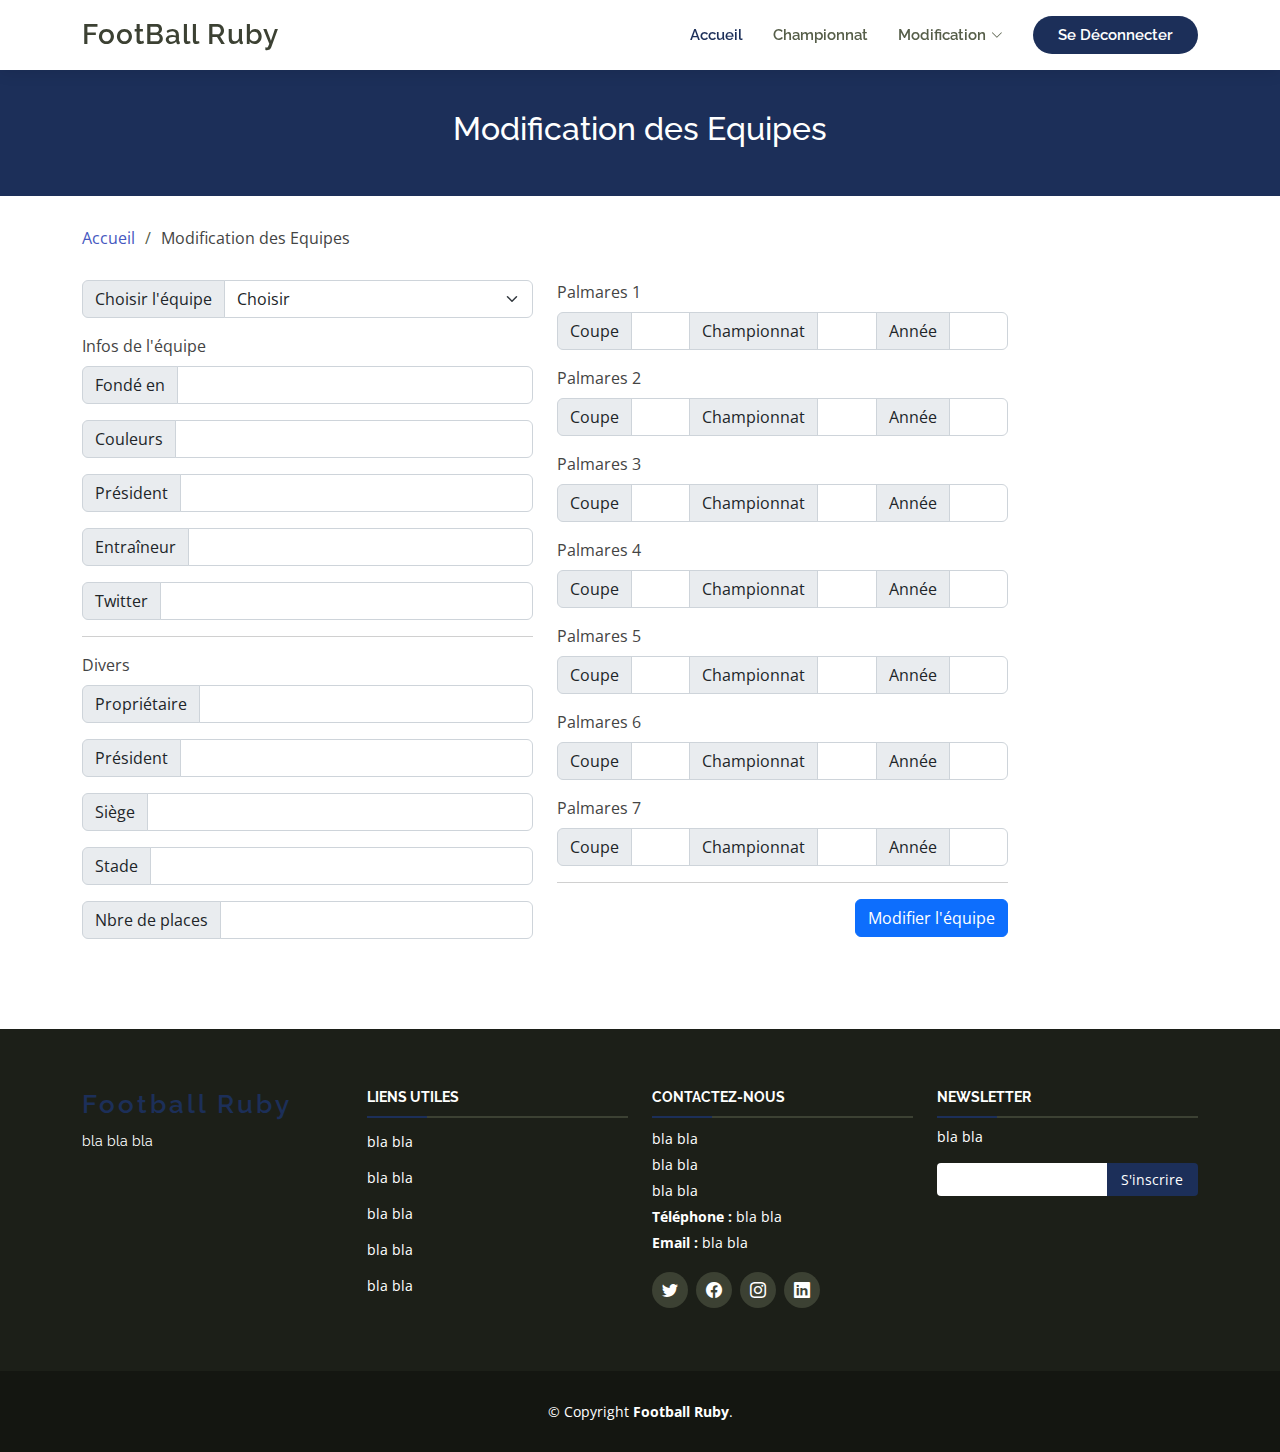
<file: src/main/resources/templates/modif_equipe.html>
<!DOCTYPE html>
<html lang="en">
<head>
    <meta charset="utf-8">
    <meta content="width=device-width, initial-scale=1.0" name="viewport">
    <title>FootBall Ruby</title>
    <meta content="" name="description">
    <meta content="" name="keywords">
    <link href="assets/img/login/favicon.ico" rel="shortcut icon" type="image/x-icon">
    <link
        href="https://fonts.googleapis.com/css?family=Open+Sans:300,300i,400,400i,600,600i,700,700i|Raleway:300,300i,400,400i,500,500i,600,600i,700,700i|Poppins:300,300i,400,400i,500,500i,600,600i,700,700i"
        rel="stylesheet">
    <link href="assets/vendor/aos/aos.css" rel="stylesheet">
    <link href="assets/vendor/bootstrap/css/bootstrap.min.css" rel="stylesheet">
    <link href="assets/vendor/bootstrap-icons/bootstrap-icons.css" rel="stylesheet">
    <link href="assets/vendor/boxicons/css/boxicons.min.css" rel="stylesheet">
    <link href="assets/vendor/glightbox/css/glightbox.min.css" rel="stylesheet">
    <link href="assets/vendor/swiper/swiper-bundle.min.css" rel="stylesheet">
    <link href="assets/css/style.css" rel="stylesheet">
</head>
<body>

  <header id="header" class="fixed-top d-flex align-items-center">
    <div class="container d-flex align-items-center justify-content-between">
      <div class="logo">
        <h1 class="text-light"><a href="index.html">FootBall Ruby</a></h1>
      </div>
      <nav id="navbar" class="navbar">
        <ul>
          <li><a class="active" href="index.html">Accueil</a></li>
          <li><a href="championnat.html">Championnat</a></li>
          <li class="dropdown"><a href="#"><span>Modification</span> <i class="bi bi-chevron-down"></i></a>
            <ul>
              <li class="dropdown"><a href="#"><span>Championnat</span> <i class="bi bi-chevron-right"></i></a>
                <ul>
                  <li><a href="create_champ.html">Créer</a></li>
                  <li><a href="modif_champ.html">Modifier</a></li>
                </ul>
              </li>
              <li class="dropdown"><a href="#"><span>Equipe</span> <i class="bi bi-chevron-right"></i></a>
                <ul>
                  <li><a href="creat_equipe.html">Créer</a></li>
                  <li><a href="modif_equipe.html">Modifier</a></li>
                </ul>
              </li>
              <li><a href="resultat.html">Résultats</a></li>
            </ul>
          </li>
          <li><a class="getstarted" href="#">Se Déconnecter</a></li>
        </ul>
        <i class="bi bi-list mobile-nav-toggle"></i>
      </nav>
    </div>
  </header>

  <main id="main">
    <section id="breadcrumbs" class="breadcrumbs">
      <div class="breadcrumb-hero">
        <div class="container">
          <div class="breadcrumb-hero">
            <h2>Modification des Equipes</h2>
          </div>
        </div>
      </div>
      <div class="container">
        <ol>
          <li><a href="index.html">Accueil</a></li>
          <li>Modification des Equipes</li>
        </ol>
      </div>
    </section>
    <section id="services" class="services ">
      <div class="container">
        <div class="row">
          <div class="col-5">
            <div class="input-group mb-3">
              <label class="input-group-text">Choisir l'équipe</label>
              <select class="form-select">
                <option selected>Choisir</option>
                <option value="1">Paris Saint-Germain</option>
                <option value="2">Lyon</option>
                <option value="3">Marseille</option>
                <option value="4">...</option>
              </select>
            </div>
            <div class="mb-3">
              <label for="basic-url" class="form-label">Infos de l'équipe</label>
              <div class="input-group mb-3">
                <span class="input-group-text">Fondé en</span>
                <input type="number" class="form-control">
              </div>
              <div class="input-group mb-3">
                <span class="input-group-text">Couleurs</span>
                <input type="text" class="form-control">
              </div>
              <div class="input-group mb-3">
                <span class="input-group-text">Président</span>
                <input type="text" class="form-control">
              </div>
              <div class="input-group mb-3">
                <span class="input-group-text">Entraîneur</span>
                <input type="text" class="form-control">
              </div>
              <div class="input-group mb-3">
                <span class="input-group-text">Twitter</span>
                <input type="text" class="form-control">
              </div>
            </div>
            <hr>
            <div class="mb-3">
              <label for="basic-url" class="form-label">Divers</label>
              <div class="input-group mb-3">
                <span class="input-group-text">Propriétaire</span>
                <input type="text" class="form-control">
              </div>
              <div class="input-group mb-3">
                <span class="input-group-text">Président</span>
                <input type="text" class="form-control">
              </div>
              <div class="input-group mb-3">
                <span class="input-group-text">Siège</span>
                <input type="text" class="form-control">
              </div>
              <div class="input-group mb-3">
                <span class="input-group-text">Stade</span>
                <input type="text" class="form-control">
              </div>
              <div class="input-group mb-3">
                <span class="input-group-text">Nbre de places</span>
                <input type="number" class="form-control">
              </div>
            </div>
          </div>
          <div class="col-5">
            <div class="mb-3">
              <label for="basic-url" class="form-label">Palmares 1</label>
              <div class="input-group mb-3">
                <span class="input-group-text">Coupe</span>
                <input type="text" class="form-control">
                <span class="input-group-text">Championnat</span>
                <input type="text" class="form-control">
                <span class="input-group-text">Année</span>
                <input type="text" class="form-control">
              </div>
            </div>
            <div class="mb-3">
              <label for="basic-url" class="form-label">Palmares 2</label>
              <div class="input-group mb-3">
                <span class="input-group-text">Coupe</span>
                <input type="text" class="form-control">
                <span class="input-group-text">Championnat</span>
                <input type="text" class="form-control">
                <span class="input-group-text">Année</span>
                <input type="text" class="form-control">
              </div>
            </div>
            <div class="mb-3">
              <label for="basic-url" class="form-label">Palmares 3</label>
              <div class="input-group mb-3">
                <span class="input-group-text">Coupe</span>
                <input type="text" class="form-control">
                <span class="input-group-text">Championnat</span>
                <input type="text" class="form-control">
                <span class="input-group-text">Année</span>
                <input type="text" class="form-control">
              </div>
            </div>
            <div class="mb-3">
              <label for="basic-url" class="form-label">Palmares 4</label>
              <div class="input-group mb-3">
                <span class="input-group-text">Coupe</span>
                <input type="text" class="form-control">
                <span class="input-group-text">Championnat</span>
                <input type="text" class="form-control">
                <span class="input-group-text">Année</span>
                <input type="text" class="form-control">
              </div>
            </div>
            <div class="mb-3">
              <label for="basic-url" class="form-label">Palmares 5</label>
              <div class="input-group mb-3">
                <span class="input-group-text">Coupe</span>
                <input type="text" class="form-control">
                <span class="input-group-text">Championnat</span>
                <input type="text" class="form-control">
                <span class="input-group-text">Année</span>
                <input type="text" class="form-control">
              </div>
            </div>
            <div class="mb-3">
              <label for="basic-url" class="form-label">Palmares 6</label>
              <div class="input-group mb-3">
                <span class="input-group-text">Coupe</span>
                <input type="text" class="form-control">
                <span class="input-group-text">Championnat</span>
                <input type="text" class="form-control">
                <span class="input-group-text">Année</span>
                <input type="text" class="form-control">
              </div>
            </div>
            <div class="mb-3">
              <label for="basic-url" class="form-label">Palmares 7</label>
              <div class="input-group mb-3">
                <span class="input-group-text">Coupe</span>
                <input type="text" class="form-control">
                <span class="input-group-text">Championnat</span>
                <input type="text" class="form-control">
                <span class="input-group-text">Année</span>
                <input type="text" class="form-control">
              </div>
            </div>
            <hr>
            <div class="input-group mb-3 d-flex flex-row-reverse">
              <button type="submit" class="btn btn-primary mb-3">Modifier l'équipe</button>
            </div>
          </div>
        </div>
      </div>
    </section>
  </main>

  <footer id="footer">
    <div class="footer-top">
      <div class="container">
        <div class="row">

          <div class="col-lg-3 col-md-6 footer-info">
            <h3>Football Ruby</h3>
            <p>bla bla bla</p>
          </div>

          <div class="col-lg-3 col-md-6 footer-links">
            <h4>liens Utiles</h4>
            <ul>
              <li><a href="#">bla bla</a></li>
              <li><a href="#">bla bla</a></li>
              <li><a href="#">bla bla</a></li>
              <li><a href="#">bla bla</a></li>
              <li><a href="#">bla bla</a></li>
            </ul>
          </div>

          <div class="col-lg-3 col-md-6 footer-contact">
            <h4>CONTACTEZ-NOUS</h4>
            <p>
              bla bla <br>
              bla bla<br>
              bla bla <br>
              <strong>Téléphone :</strong> bla bla<br>
              <strong>Email :</strong> bla bla<br>
            </p>

            <div class="social-links">
              <a href="#" class="twitter"><i class="bi bi-twitter"></i></a>
              <a href="#" class="facebook"><i class="bi bi-facebook"></i></a>
              <a href="#" class="instagram"><i class="bi bi-instagram"></i></a>
              <a href="#" class="linkedin"><i class="bi bi-linkedin"></i></a>
            </div>

          </div>

          <div class="col-lg-3 col-md-6 footer-newsletter">
            <h4>Newsletter</h4>
            <p>bla bla</p>
            <input type="email" name="email"><input type="submit" value="S'inscrire">
          </div>

        </div>
      </div>
    </div>

    <div class="container">
      <div class="copyright">
        &copy; Copyright <strong><span>Football Ruby</span></strong>.
      </div>
    </div>
  </footer>

  <a href="#" class="back-to-top d-flex align-items-center justify-content-center"><i
      class="bi bi-arrow-up-short"></i></a>
  <script src="assets/vendor/purecounter/purecounter_vanilla.js"></script>
  <script src="assets/vendor/aos/aos.js"></script>
  <script src="assets/vendor/bootstrap/js/bootstrap.bundle.min.js"></script>
  <script src="assets/vendor/glightbox/js/glightbox.min.js"></script>
  <script src="assets/vendor/isotope-layout/isotope.pkgd.min.js"></script>
  <script src="assets/vendor/swiper/swiper-bundle.min.js"></script>
  <script src="assets/vendor/waypoints/noframework.waypoints.js"></script>
  <script src="assets/vendor/php-email-form/validate.js"></script>
  <script src="assets/js/main.js"></script>

</body>

</html>
</file>
<file: src/main/resources/templates/assets/css/style.css>
body {
  font-family: "Open Sans", sans-serif;
  color: #444444;
}

a {
  color: #4557c0;
  text-decoration: none;
}

a:hover {
  color: 445a8c;
  text-decoration: none;
}

h1,
h2,
h3,
h4,
h5,
h6 {
  font-family: "Raleway", sans-serif;
}

#main {
  margin-top: 70px;
  z-index: 3;
  position: relative;
}

/*--------------------------------------------------------------
# Back to top button
--------------------------------------------------------------*/
.back-to-top {
  position: fixed;
  visibility: hidden;
  opacity: 0;
  right: 15px;
  bottom: 15px;
  z-index: 996;
  background: #1c2f59;
  width: 40px;
  height: 40px;
  border-radius: 4px;
  transition: all 0.4s;
}

.back-to-top i {
  font-size: 28px;
  color: #fff;
  line-height: 0;
}

.back-to-top:hover {
  background: #445a8c;
  color: #fff;
}

.back-to-top.active {
  visibility: visible;
  opacity: 1;
}

/*--------------------------------------------------------------
# Disable AOS delay on mobile
--------------------------------------------------------------*/
@media screen and (max-width: 768px) {
  [data-aos-delay] {
    transition-delay: 0 !important;
  }
}

/*--------------------------------------------------------------
# Header
--------------------------------------------------------------*/
#header {
  height: 70px;
  z-index: 997;
  transition: all 0.5s ease-in-out;
  background: #fff;
  box-shadow: 0px 2px 15px rgba(0, 0, 0, 0.1);
}

#header .logo h1 {
  font-size: 28px;
  margin: 0;
  line-height: 0;
  font-weight: 600;
  letter-spacing: 1px;
}

#header .logo h1 a,
#header .logo h1 a:hover {
  color: #3c4133;
  text-decoration: none;
}

#header .logo img {
  padding: 0;
  margin: 0;
  max-height: 40px;
}

/*--------------------------------------------------------------
# Navigation Menu
--------------------------------------------------------------*/
/**
* Desktop Navigation 
*/
.navbar {
  padding: 0;
}

.navbar ul {
  margin: 0;
  padding: 0;
  display: flex;
  list-style: none;
  align-items: center;
}

.navbar li {
  position: relative;
}

.navbar a,
.navbar a:focus {
  display: flex;
  align-items: center;
  justify-content: space-between;
  padding: 10px 0 10px 30px;
  font-family: "Raleway", sans-serif;
  font-size: 15px;
  font-weight: 600;
  color: #565e49;
  white-space: nowrap;
  transition: 0.3s;
}

.navbar a i,
.navbar a:focus i {
  font-size: 12px;
  line-height: 0;
  margin-left: 5px;
}

.navbar a:hover,
.navbar .active,
.navbar .active:focus,
.navbar li:hover>a {
  color: #1c2f59;
}

.navbar .getstarted,
.navbar .getstarted:focus {
  background: #1c2f59;
  padding: 8px 25px;
  margin-left: 30px;
  border-radius: 50px;
  color: #fff;
}

.navbar .getstarted:hover,
.navbar .getstarted:focus:hover {
  color: #fff;
  background: #445a8c;
}

.navbar .dropdown ul {
  display: block;
  position: absolute;
  left: 28px;
  top: calc(100% + 30px);
  margin: 0;
  padding: 10px 0;
  z-index: 99;
  opacity: 0;
  visibility: hidden;
  background: #fff;
  box-shadow: 0px 0px 30px rgba(127, 137, 161, 0.25);
  transition: 0.3s;
}

.navbar .dropdown ul li {
  min-width: 200px;
}

.navbar .dropdown ul a {
  padding: 10px 20px;
  font-size: 15px;
  text-transform: none;
}

.navbar .dropdown ul a i {
  font-size: 12px;
}

.navbar .dropdown ul a:hover,
.navbar .dropdown ul .active:hover,
.navbar .dropdown ul li:hover>a {
  color: #1c2f59;
}

.navbar .dropdown:hover>ul {
  opacity: 1;
  top: 100%;
  visibility: visible;
}

.navbar .dropdown .dropdown ul {
  top: 0;
  left: calc(100% - 30px);
  visibility: hidden;
}

.navbar .dropdown .dropdown:hover>ul {
  opacity: 1;
  top: 0;
  left: 100%;
  visibility: visible;
}

@media (max-width: 1366px) {
  .navbar .dropdown .dropdown ul {
    left: -90%;
  }

  .navbar .dropdown .dropdown:hover>ul {
    left: -100%;
  }
}

/**
* Mobile Navigation 
*/
.mobile-nav-toggle {
  color: #3c4133;
  font-size: 28px;
  cursor: pointer;
  display: none;
  line-height: 0;
  transition: 0.5s;
}

.mobile-nav-toggle.bi-x {
  color: #fff;
}

@media (max-width: 991px) {
  .mobile-nav-toggle {
    display: block;
  }

  .navbar ul {
    display: none;
  }
}

.navbar-mobile {
  position: fixed;
  overflow: hidden;
  top: 0;
  right: 0;
  left: 0;
  bottom: 0;
  background: rgba(34, 36, 29, 0.9);
  transition: 0.3s;
  z-index: 999;
}

.navbar-mobile .mobile-nav-toggle {
  position: absolute;
  top: 15px;
  right: 15px;
}

.navbar-mobile ul {
  display: block;
  position: absolute;
  top: 55px;
  right: 15px;
  bottom: 15px;
  left: 15px;
  padding: 10px 0;
  background-color: #fff;
  overflow-y: auto;
  transition: 0.3s;
}

.navbar-mobile a,
.navbar-mobile a:focus {
  padding: 10px 20px;
  font-size: 15px;
  color: #3c4133;
}

.navbar-mobile a:hover,
.navbar-mobile .active,
.navbar-mobile li:hover>a {
  color: #1c2f59;
}

.navbar-mobile .getstarted,
.navbar-mobile .getstarted:focus {
  margin: 15px;
}

.navbar-mobile .dropdown ul {
  position: static;
  display: none;
  margin: 10px 20px;
  padding: 10px 0;
  z-index: 99;
  opacity: 1;
  visibility: visible;
  background: #fff;
  box-shadow: 0px 0px 30px rgba(127, 137, 161, 0.25);
}

.navbar-mobile .dropdown ul li {
  min-width: 200px;
}

.navbar-mobile .dropdown ul a {
  padding: 10px 20px;
}

.navbar-mobile .dropdown ul a i {
  font-size: 12px;
}

.navbar-mobile .dropdown ul a:hover,
.navbar-mobile .dropdown ul .active:hover,
.navbar-mobile .dropdown ul li:hover>a {
  color: #1c2f59;
}

.navbar-mobile .dropdown>.dropdown-active {
  display: block;
}

/*--------------------------------------------------------------
# Hero Section
--------------------------------------------------------------*/
#hero {
  width: 100%;
  height: 75vh;
  background: url("../img/hero-bg.jpg") top center;
  background-size: cover;
  position: relative;
  margin-bottom: -140px;
  z-index: 1;
}

#hero:before {
  content: "";
  background: rgba(60, 65, 51, 0.4);
  position: absolute;
  bottom: 0;
  top: 0;
  left: 0;
  right: 0;
}

#hero .hero-container {
  position: absolute;
  bottom: 0;
  top: 0;
  left: 0;
  right: 0;
  display: flex;
  justify-content: center;
  align-items: center;
  flex-direction: column;
  text-align: center;
}

#hero h1 {
  margin: 0 0 10px 0;
  font-size: 48px;
  font-weight: 700;
  line-height: 56px;
  color: #fff;
}

#hero h2 {
  color: #eee;
  margin-bottom: 50px;
  font-size: 24px;
}

#hero .btn-get-started {
  font-family: "Raleway", sans-serif;
  font-weight: 600;
  font-size: 13px;
  letter-spacing: 1px;
  display: inline-block;
  padding: 8px 28px;
  border-radius: 50px;
  transition: 0.5s;
  margin: 10px;
  background-color: #1c2f59;
  text-transform: uppercase;
  color: #fff;
}

#hero .btn-get-started:hover {
  background: #445a8c;
}

@media (min-width: 1024px) {
  #hero {
    background-attachment: fixed;
  }
}

@media (max-width: 768px) {
  #hero {
    height: 100vh;
  }

  #hero h1 {
    font-size: 28px;
    line-height: 36px;
  }

  #hero h2 {
    font-size: 18px;
    line-height: 24px;
    margin-bottom: 30px;
  }

  #hero .hero-container {
    padding: 0 15px;
  }
}

@media (max-height: 500px) {
  #hero {
    height: 120vh;
  }
}

section {
  padding-bottom: 60px;
  overflow: hidden;
}

.section-bg {
  background-color: #f9fbf4;
}

.section-title {
  text-align: center;
  padding-bottom: 30px;
}

.section-title h2 {
  font-size: 32px;
  font-weight: 600;
  margin-bottom: 20px;
  padding-bottom: 0;
  font-family: "Poppins", sans-serif;
  color: #000000;
}

.section-title p {
  margin-bottom: 0;
}

/*--------------------------------------------------------------
# Breadcrumbs
--------------------------------------------------------------*/
.breadcrumbs {
  padding: 0;
}

.breadcrumbs .breadcrumb-hero {
  text-align: center;
  background: #1c2f59;
  padding: 20px 0;
  color: #fff;
}

.breadcrumbs .breadcrumb-hero h2 {
  font-size: 32px;
  font-weight: 500;
}

.breadcrumbs .breadcrumb-hero p {
  font-size: 14px;
  margin-bottom: 0;
}

.breadcrumbs ol {
  display: flex;
  flex-wrap: wrap;
  list-style: none;
  padding: 0;
  margin: 30px 0;
}

.breadcrumbs ol li+li {
  padding-left: 10px;
}

.breadcrumbs ol li+li::before {
  display: inline-block;
  padding-right: 10px;
  color: #565e49;
  content: "/";
}

/*--------------------------------------------------------------
# About
--------------------------------------------------------------*/
.about .container {
  box-shadow: 0px 2px 15px rgba(0, 0, 0, 0.1);
  padding-bottom: 15px;
  background: #fff;
}

.about .count-box {
  width: 100%;
}

.about .count-box i {
  display: block;
  font-size: 48px;
  color: #1c2f59;
  float: left;
  line-height: 0;
}

.about .count-box span {
  font-size: 28px;
  line-height: 24px;
  display: block;
  font-weight: 700;
  color: #000000;
  margin-left: 60px;
}

.about .count-box p {
  padding: 5px 0 0 0;
  margin: 0 0 0 60px;
  font-family: "Raleway", sans-serif;
  font-weight: 600;
  font-size: 14px;
  color: #000000;
}

.about .count-box a {
  font-weight: 600;
  display: block;
  margin-top: 20px;
  color: #000000;
  font-size: 15px;
  font-family: "Poppins", sans-serif;
  transition: ease-in-out 0.3s;
}

.about .count-box a:hover {
  color: #8b9578;
}

.about .content {
  font-size: 15px;
}

.about .content h3 {
  font-weight: 700;
  font-size: 24px;
  color: #3c4133;
}

.about .content ul {
  list-style: none;
  padding: 0;
}

.about .content ul li {
  padding-bottom: 10px;
  padding-left: 28px;
  position: relative;
}

.about .content ul i {
  font-size: 24px;
  color: #1c2f59;
  position: absolute;
  left: 0;
  top: -2px;
}

.about .content p:last-child {
  margin-bottom: 0;
}

.about .play-btn {
  width: 94px;
  height: 94px;
  background: radial-gradient(#1c2f59 50%, rgba(148, 192, 69, 0.4) 52%);
  border-radius: 50%;
  display: block;
  position: absolute;
  left: calc(50% - 47px);
  top: calc(50% - 47px);
  overflow: hidden;
}

.about .play-btn::after {
  content: "";
  position: absolute;
  left: 50%;
  top: 50%;
  transform: translateX(-40%) translateY(-50%);
  width: 0;
  height: 0;
  border-top: 10px solid transparent;
  border-bottom: 10px solid transparent;
  border-left: 15px solid #fff;
  z-index: 100;
  transition: all 400ms cubic-bezier(0.55, 0.055, 0.675, 0.19);
}

.about .play-btn::before {
  content: "";
  position: absolute;
  width: 120px;
  height: 120px;
  -webkit-animation-delay: 0s;
  animation-delay: 0s;
  -webkit-animation: pulsate-btn 2s;
  animation: pulsate-btn 2s;
  -webkit-animation-direction: forwards;
  animation-direction: forwards;
  -webkit-animation-iteration-count: infinite;
  animation-iteration-count: infinite;
  -webkit-animation-timing-function: steps;
  animation-timing-function: steps;
  opacity: 1;
  border-radius: 50%;
  border: 5px solid rgba(148, 192, 69, 0.7);
  top: -15%;
  left: -15%;
  background: rgba(198, 16, 0, 0);
}

.about .play-btn:hover::after {
  border-left: 15px solid #1c2f59;
  transform: scale(20);
}

.about .play-btn:hover::before {
  content: "";
  position: absolute;
  left: 50%;
  top: 50%;
  transform: translateX(-40%) translateY(-50%);
  width: 0;
  height: 0;
  border: none;
  border-top: 10px solid transparent;
  border-bottom: 10px solid transparent;
  border-left: 15px solid #fff;
  z-index: 200;
  -webkit-animation: none;
  animation: none;
  border-radius: 0;
}

@-webkit-keyframes pulsate-btn {
  0% {
    transform: scale(0.6, 0.6);
    opacity: 1;
  }

  100% {
    transform: scale(1, 1);
    opacity: 0;
  }
}

@keyframes pulsate-btn {
  0% {
    transform: scale(0.6, 0.6);
    opacity: 1;
  }

  100% {
    transform: scale(1, 1);
    opacity: 0;
  }
}

/*--------------------------------------------------------------
# Cta
--------------------------------------------------------------*/
.cta {
  background: #1c2f59;
  padding: 50px 0;
}

.cta h3 {
  color: #fff;
  font-size: 28px;
  font-weight: 700;
}

.cta p {
  color: #fff;
}

.cta .cta-btn {
  font-family: "Raleway", sans-serif;
  font-weight: 500;
  font-size: 15px;
  letter-spacing: 1px;
  display: inline-block;
  padding: 8px 28px;
  border-radius: 25px;
  transition: 0.5s;
  margin-top: 10px;
  border: 2px solid #fff;
  color: #fff;
}

.cta .cta-btn:hover {
  background: 445a8c;
  border-color: 445a8c;
}

/*--------------------------------------------------------------
# Services
--------------------------------------------------------------*/
.services .icon-box {
  padding: 30px;
  position: relative;
  overflow: hidden;
  border-radius: 10px;
  margin: 0 10px 40px 10px;
  background: #fff;
  box-shadow: 0 2px 29px 0 rgba(68, 88, 144, 0.12);
  transition: all 0.3s ease-in-out;
}

.services .icon-box:hover {
  transform: translateY(-5px);
}

.services .icon {
  position: absolute;
  left: -20px;
  top: calc(50% - 30px);
}

.services .icon i {
  font-size: 64px;
  line-height: 1;
  transition: 0.5s;
}

.services .title {
  margin-left: 40px;
  font-weight: 700;
  margin-bottom: 15px;
  font-size: 18px;
}

.services .title a {
  color: #111;
}

.services .icon-box:hover .title a {
  color: #1c2f59;
}

.services .description {
  font-size: 14px;
  margin-left: 40px;
  line-height: 24px;
  margin-bottom: 0;
}

/*--------------------------------------------------------------
# Work Process
--------------------------------------------------------------*/
.work-process .content+.content {
  margin-top: 100px;
}

.work-process .content h3 {
  font-weight: 600;
  font-size: 26px;
}

.work-process .content ul {
  list-style: none;
  padding: 0;
}

.work-process .content ul li {
  padding-bottom: 10px;
}

.work-process .content ul i {
  font-size: 20px;
  padding-right: 4px;
  color: #1c2f59;
}

.work-process .content p:last-child {
  margin-bottom: 0;
}

/*--------------------------------------------------------------
# Our Skills
--------------------------------------------------------------*/
.skills {
  padding-top: 60px;
}

.skills .content h3 {
  font-weight: 700;
  font-size: 26px;
  color: #3c4133;
  font-family: "Poppins", sans-serif;
}

.skills .content ul {
  list-style: none;
  padding: 0;
}

.skills .content ul li {
  padding-bottom: 10px;
}

.skills .content ul i {
  font-size: 20px;
  padding-right: 4px;
  color: #1c2f59;
}

.skills .content p:last-child {
  margin-bottom: 0;
}

.skills .progress {
  height: 60px;
  display: block;
  background: none;
  border-radius: 0;
}

.skills .progress .skill {
  padding: 0;
  margin: 0 0 6px 0;
  text-transform: uppercase;
  display: block;
  font-weight: 600;
  font-family: "Poppins", sans-serif;
  color: #3c4133;
}

.skills .progress .skill .val {
  float: right;
  font-style: normal;
}

.skills .progress-bar-wrap {
  background: #e1e4dc;
}

.skills .progress-bar {
  width: 1px;
  height: 10px;
  transition: 0.9s;
  background-color: #1c2f59;
}

/*--------------------------------------------------------------
# Our Clients
--------------------------------------------------------------*/
.testimonials {
  padding-top: 60px;
}

.testimonials .section-header {
  margin-bottom: 40px;
}

.testimonials .testimonials-carousel,
.testimonials .testimonials-slider {
  overflow: hidden;
}

.testimonials .testimonial-item {
  text-align: center;
}

.testimonials .testimonial-item .testimonial-img {
  width: 120px;
  border-radius: 50%;
  border: 4px solid #fff;
  margin: 0 auto;
}

.testimonials .testimonial-item h3 {
  font-size: 20px;
  font-weight: bold;
  margin: 10px 0 5px 0;
  color: #444444;
}

.testimonials .testimonial-item h4 {
  font-size: 14px;
  color: #6c757d;
  margin: 0 0 15px 0;
}

.testimonials .testimonial-item .stars {
  margin-bottom: 15px;
}

.testimonials .testimonial-item .stars i {
  color: #ffc107;
  margin: 0 1px;
}

.testimonials .testimonial-item .quote-icon-left,
.testimonials .testimonial-item .quote-icon-right {
  color: #c0da91;
  font-size: 26px;
  line-height: 0;
}

.testimonials .testimonial-item .quote-icon-left {
  display: inline-block;
  left: -5px;
  position: relative;
}

.testimonials .testimonial-item .quote-icon-right {
  display: inline-block;
  right: -5px;
  position: relative;
  top: 10px;
  transform: scale(-1, -1);
}

.testimonials .testimonial-item p {
  font-style: italic;
  margin: 0 auto 15px auto;
}

.testimonials .swiper-pagination {
  margin-top: 20px;
  position: relative;
}

.testimonials .swiper-pagination .swiper-pagination-bullet {
  width: 12px;
  height: 12px;
  background-color: #fff;
  opacity: 1;
  border: 1px solid #1c2f59;
}

.testimonials .swiper-pagination .swiper-pagination-bullet-active {
  background-color: #1c2f59;
}

@media (min-width: 992px) {
  .testimonials .testimonial-item p {
    width: 80%;
  }
}

/*--------------------------------------------------------------
# Our Clients
--------------------------------------------------------------*/
.clients {
  padding-top: 60px;
}

.clients .swiper-slide img {
  opacity: 0.5;
  transition: 0.3s;
}

.clients .swiper-slide img:hover {
  opacity: 1;
}

.clients .swiper-pagination {
  margin-top: 20px;
  position: relative;
}

.clients .swiper-pagination .swiper-pagination-bullet {
  width: 12px;
  height: 12px;
  background-color: #fff;
  opacity: 1;
  border: 1px solid #1c2f59;
}

.clients .swiper-pagination .swiper-pagination-bullet-active {
  background-color: #1c2f59;
}

/*--------------------------------------------------------------
# Features
--------------------------------------------------------------*/
.features .card {
  border: 0;
  padding: 160px 20px 20px 20px;
  position: relative;
  width: 100%;
  background-size: cover;
  background-repeat: no-repeat;
  background-position: center center;
}

.features .card-body {
  z-index: 10;
  background: rgba(255, 255, 255, 0.9);
  padding: 15px 30px;
  box-shadow: 0px 2px 15px rgba(0, 0, 0, 0.1);
  transition: 0.3s;
  transition: ease-in-out 0.4s;
  border-radius: 5px;
}

.features .card-title {
  font-weight: 700;
  text-align: center;
  margin-bottom: 15px;
}

.features .card-title a {
  color: #3c4133;
}

.features .card-text {
  color: #5e5e5e;
}

.features .read-more a {
  color: #777777;
  text-transform: uppercase;
  font-weight: 600;
  font-size: 12px;
  transition: 0.4s;
}

.features .read-more a:hover {
  text-decoration: underline;
}

.features .card:hover .card-body {
  background: #1c2f59;
}

.features .card:hover .read-more a,
.features .card:hover .card-title,
.features .card:hover .card-title a,
.features .card:hover .card-text {
  color: #fff;
}

/*--------------------------------------------------------------
# Portfolio
--------------------------------------------------------------*/
.portfolio .portfolio-item {
  margin-bottom: 30px;
}

.portfolio #portfolio-flters {
  padding: 0;
  margin: 0 auto 20px auto;
  list-style: none;
  text-align: center;
}

.portfolio #portfolio-flters li {
  cursor: pointer;
  display: inline-block;
  padding: 8px 15px 10px 15px;
  font-size: 14px;
  font-weight: 600;
  line-height: 1;
  text-transform: uppercase;
  color: #444444;
  margin-bottom: 5px;
  transition: all 0.3s ease-in-out;
  border-radius: 3px;
}

.portfolio #portfolio-flters li:hover,
.portfolio #portfolio-flters li.filter-active {
  color: #fff;
  background: #1c2f59;
}

.portfolio #portfolio-flters li:last-child {
  margin-right: 0;
}

.portfolio .portfolio-wrap {
  transition: 0.3s;
  position: relative;
  overflow: hidden;
  z-index: 1;
  background: rgba(60, 65, 51, 0.6);
}

.portfolio .portfolio-wrap::before {
  content: "";
  background: rgba(60, 65, 51, 0.6);
  position: absolute;
  left: 0;
  right: 0;
  top: 0;
  bottom: 0;
  transition: all ease-in-out 0.3s;
  z-index: 2;
  opacity: 0;
}

.portfolio .portfolio-wrap img {
  transition: all ease-in-out 0.3s;
}

.portfolio .portfolio-wrap .portfolio-info {
  opacity: 0;
  position: absolute;
  top: 0;
  left: 0;
  right: 0;
  bottom: 0;
  z-index: 3;
  transition: all ease-in-out 0.3s;
  display: flex;
  flex-direction: column;
  justify-content: flex-end;
  align-items: flex-start;
  padding: 20px;
}

.portfolio .portfolio-wrap .portfolio-info h4 {
  font-size: 20px;
  color: #fff;
  font-weight: 600;
}

.portfolio .portfolio-wrap .portfolio-info p {
  color: rgba(255, 255, 255, 0.7);
  font-size: 14px;
  text-transform: uppercase;
  padding: 0;
  margin: 0;
  font-style: italic;
}

.portfolio .portfolio-wrap .portfolio-links {
  text-align: center;
  z-index: 4;
}

.portfolio .portfolio-wrap .portfolio-links a {
  color: #fff;
  margin: 0 5px 0 0;
  font-size: 28px;
  display: inline-block;
  transition: 0.3s;
}

.portfolio .portfolio-wrap .portfolio-links a:hover {
  color: #c0da91;
}

.portfolio .portfolio-wrap:hover::before {
  opacity: 1;
}

.portfolio .portfolio-wrap:hover img {
  transform: scale(1.2);
}

.portfolio .portfolio-wrap:hover .portfolio-info {
  opacity: 1;
}

/*--------------------------------------------------------------
# Portfolio Details
--------------------------------------------------------------*/
.portfolio-details {
  padding-top: 40px;
}

.portfolio-details .portfolio-details-slider img {
  width: 100%;
}

.portfolio-details .portfolio-details-slider .swiper-pagination {
  margin-top: 20px;
  position: relative;
}

.portfolio-details .portfolio-details-slider .swiper-pagination .swiper-pagination-bullet {
  width: 12px;
  height: 12px;
  background-color: #fff;
  opacity: 1;
  border: 1px solid #1c2f59;
}

.portfolio-details .portfolio-details-slider .swiper-pagination .swiper-pagination-bullet-active {
  background-color: #1c2f59;
}

.portfolio-details .portfolio-info {
  padding: 30px;
  box-shadow: 0px 0 30px rgba(60, 65, 51, 0.08);
}

.portfolio-details .portfolio-info h3 {
  font-size: 22px;
  font-weight: 700;
  margin-bottom: 20px;
  padding-bottom: 20px;
  border-bottom: 1px solid #eee;
}

.portfolio-details .portfolio-info ul {
  list-style: none;
  padding: 0;
  font-size: 15px;
}

.portfolio-details .portfolio-info ul li+li {
  margin-top: 10px;
}

.portfolio-details .portfolio-description {
  padding-top: 30px;
}

.portfolio-details .portfolio-description h2 {
  font-size: 26px;
  font-weight: 700;
  margin-bottom: 20px;
}

.portfolio-details .portfolio-description p {
  padding: 0;
}

/*--------------------------------------------------------------
# Pricing
--------------------------------------------------------------*/
.pricing .box {
  padding: 20px;
  background: #fff;
  text-align: center;
  box-shadow: 0px 0px 4px rgba(0, 0, 0, 0.12);
  border-radius: 5px;
  position: relative;
  overflow: hidden;
}

.pricing h3 {
  font-weight: 400;
  margin: -20px -20px 20px -20px;
  padding: 20px 15px;
  font-size: 16px;
  font-weight: 600;
  color: #777777;
  background: #f8f8f8;
}

.pricing h4 {
  font-size: 36px;
  color: #1c2f59;
  font-weight: 600;
  font-family: "Poppins", sans-serif;
  margin-bottom: 20px;
}

.pricing h4 sup {
  font-size: 20px;
  top: -15px;
  left: -3px;
}

.pricing h4 span {
  color: #bababa;
  font-size: 16px;
  font-weight: 300;
}

.pricing ul {
  padding: 0;
  list-style: none;
  color: #444444;
  text-align: center;
  line-height: 20px;
  font-size: 14px;
}

.pricing ul li {
  padding-bottom: 16px;
}

.pricing ul i {
  color: #1c2f59;
  font-size: 18px;
  padding-right: 4px;
}

.pricing ul .na {
  color: #ccc;
  text-decoration: line-through;
}

.pricing .btn-wrap {
  margin: 20px -20px -20px -20px;
  padding: 20px 15px;
  background: #f8f8f8;
  text-align: center;
}

.pricing .btn-buy {
  background: #1c2f59;
  display: inline-block;
  padding: 6px 35px 8px 35px;
  border-radius: 4px;
  color: #fff;
  transition: none;
  font-size: 14px;
  font-weight: 400;
  font-family: "Raleway", sans-serif;
  font-weight: 600;
  box-shadow: 0 3px 7px rgba(69, 77, 192, 0.4);
  transition: 0.3s;
}

.pricing .btn-buy:hover {
  background: 445a8c;
}

.pricing .featured h3 {
  color: #fff;
  background: #1c2f59;
  box-shadow: 0 3px 7px rgba(69, 77, 192, 0.4);
}

.pricing .advanced {
  width: 200px;
  position: absolute;
  top: 18px;
  right: -68px;
  transform: rotate(45deg);
  z-index: 1;
  font-size: 14px;
  padding: 1px 0 3px 0;
  background: #1c2f59;
  color: #fff;
}

/*--------------------------------------------------------------
# Frequently Asked Questions
--------------------------------------------------------------*/
.faq {
  padding-top: 60px;
}

.faq .faq-item {
  margin: 20px 0;
  padding: 20px 0;
  border-bottom: 1px solid #dee1d9;
}

.faq .faq-item i {
  color: #bcc2b1;
  font-size: 20px;
  float: left;
  line-height: 0;
  padding: 13px 0 0 0;
  margin: 0;
}

.faq .faq-item h4 {
  font-size: 16px;
  line-height: 26px;
  font-weight: 500;
  margin: 0 0 10px 28px;
  font-family: "Poppins", sans-serif;
}

.faq .faq-item p {
  font-size: 15px;
}

/*--------------------------------------------------------------
# Contact
--------------------------------------------------------------*/
.contact .info {
  width: 100%;
  background: #fff;
}

.contact .info i {
  font-size: 20px;
  color: #1c2f59;
  float: left;
  width: 44px;
  height: 44px;
  background: #f0f6e5;
  display: flex;
  justify-content: center;
  align-items: center;
  border-radius: 50px;
  transition: all 0.3s ease-in-out;
}

.contact .info h4 {
  padding: 0 0 0 60px;
  font-size: 22px;
  font-weight: 600;
  margin-bottom: 5px;
  color: #3c4133;
}

.contact .info p {
  padding: 0 0 0 60px;
  margin-bottom: 0;
  font-size: 14px;
  color: #717a60;
}

.contact .info .email,
.contact .info .phone {
  margin-top: 40px;
}

.contact .info .email:hover i,
.contact .info .address:hover i,
.contact .info .phone:hover i {
  background: #1c2f59;
  color: #fff;
}

.contact .php-email-form {
  width: 100%;
  background: #fff;
}

.contact .php-email-form .form-group {
  padding-bottom: 8px;
}

.contact .php-email-form .error-message {
  display: none;
  color: #fff;
  background: #ed3c0d;
  text-align: left;
  padding: 15px;
  font-weight: 600;
}

.contact .php-email-form .error-message br+br {
  margin-top: 25px;
}

.contact .php-email-form .sent-message {
  display: none;
  color: #fff;
  background: #18d26e;
  text-align: center;
  padding: 15px;
  font-weight: 600;
}

.contact .php-email-form .loading {
  display: none;
  background: #fff;
  text-align: center;
  padding: 15px;
}

.contact .php-email-form .loading:before {
  content: "";
  display: inline-block;
  border-radius: 50%;
  width: 24px;
  height: 24px;
  margin: 0 10px -6px 0;
  border: 3px solid #18d26e;
  border-top-color: #eee;
  -webkit-animation: animate-loading 1s linear infinite;
  animation: animate-loading 1s linear infinite;
}

.contact .php-email-form input,
.contact .php-email-form textarea {
  border-radius: 0;
  box-shadow: none;
  font-size: 14px;
}

.contact .php-email-form input {
  height: 44px;
}

.contact .php-email-form textarea {
  padding: 10px 12px;
}

.contact .php-email-form button[type=submit] {
  background: #1c2f59;
  border: 0;
  padding: 10px 24px;
  color: #fff;
  transition: 0.4s;
  border-radius: 50px;
}

.contact .php-email-form button[type=submit]:hover {
  background: 445a8c;
}

@-webkit-keyframes animate-loading {
  0% {
    transform: rotate(0deg);
  }

  100% {
    transform: rotate(360deg);
  }
}

@keyframes animate-loading {
  0% {
    transform: rotate(0deg);
  }

  100% {
    transform: rotate(360deg);
  }
}

/*--------------------------------------------------------------
# Team
--------------------------------------------------------------*/
.team {
  background: #fff;
}

.team .member {
  margin-bottom: 20px;
  overflow: hidden;
}

.team .member .member-img {
  position: relative;
  overflow: hidden;
}

.team .member .social {
  position: absolute;
  left: 0;
  bottom: -40px;
  right: 0;
  height: 40px;
  opacity: 0;
  transition: bottom ease-in-out 0.4s;
  background: rgba(148, 192, 69, 0.8);
  display: flex;
  align-items: center;
  justify-content: center;
}

.team .member .social a {
  transition: color 0.3s;
  color: #fff;
  margin: 0 10px;
  display: inline-flex;
  align-items: center;
  justify-content: center;
}

.team .member .social a:hover {
  color: #1c2f59;
}

.team .member .social i {
  font-size: 18px;
  line-height: 0;
}

.team .member .member-info h4 {
  font-weight: 700;
  margin: 15px 0 5px 0;
  font-size: 18px;
}

.team .member .member-info span {
  display: block;
  font-size: 13px;
  text-transform: uppercase;
  font-weight: 400;
  margin-bottom: 15px;
  color: #1c2f59;
}

.team .member .member-info p {
  font-style: italic;
  font-size: 14px;
  line-height: 26px;
  color: #777777;
}

.team .member:hover .social {
  bottom: 0;
  opacity: 1;
  transition: bottom ease-in-out 0.4s;
}

/*--------------------------------------------------------------
# Blog
--------------------------------------------------------------*/
.blog {
  padding: 0 0 40px 0;
}

.blog .entry {
  padding: 30px;
  margin-bottom: 60px;
  box-shadow: 0 4px 16px rgba(0, 0, 0, 0.1);
}

.blog .entry .entry-img {
  max-height: 440px;
  margin: -30px -30px 20px -30px;
  overflow: hidden;
}

.blog .entry .entry-title {
  font-size: 28px;
  font-weight: bold;
  padding: 0;
  margin: 0 0 20px 0;
}

.blog .entry .entry-title a {
  color: #3c4133;
  transition: 0.3s;
}

.blog .entry .entry-title a:hover {
  color: #1c2f59;
}

.blog .entry .entry-meta {
  margin-bottom: 15px;
  color: #a3ab95;
}

.blog .entry .entry-meta ul {
  display: flex;
  flex-wrap: wrap;
  list-style: none;
  align-items: center;
  padding: 0;
  margin: 0;
}

.blog .entry .entry-meta ul li+li {
  padding-left: 20px;
}

.blog .entry .entry-meta i {
  font-size: 16px;
  margin-right: 8px;
  line-height: 0;
}

.blog .entry .entry-meta a {
  color: #777777;
  font-size: 14px;
  display: inline-block;
  line-height: 1;
}

.blog .entry .entry-content p {
  line-height: 24px;
}

.blog .entry .entry-content .read-more {
  -moz-text-align-last: right;
  text-align-last: right;
}

.blog .entry .entry-content .read-more a {
  display: inline-block;
  background: #1c2f59;
  color: #fff;
  padding: 6px 20px;
  transition: 0.3s;
  font-size: 14px;
  border-radius: 4px;
}

.blog .entry .entry-content .read-more a:hover {
  background: #1c2f59;
}

.blog .entry .entry-content h3 {
  font-size: 22px;
  margin-top: 30px;
  font-weight: bold;
}

.blog .entry .entry-content blockquote {
  overflow: hidden;
  background-color: #fafafa;
  padding: 60px;
  position: relative;
  text-align: center;
  margin: 20px 0;
}

.blog .entry .entry-content blockquote p {
  color: #444444;
  line-height: 1.6;
  margin-bottom: 0;
  font-style: italic;
  font-weight: 500;
  font-size: 22px;
}

.blog .entry .entry-content blockquote::after {
  content: "";
  position: absolute;
  left: 0;
  top: 0;
  bottom: 0;
  width: 3px;
  background-color: #3c4133;
  margin-top: 20px;
  margin-bottom: 20px;
}

.blog .entry .entry-footer {
  padding-top: 10px;
  border-top: 1px solid #e6e6e6;
}

.blog .entry .entry-footer i {
  color: #8b9578;
  display: inline;
}

.blog .entry .entry-footer a {
  color: #494f3e;
  transition: 0.3s;
}

.blog .entry .entry-footer a:hover {
  color: #1c2f59;
}

.blog .entry .entry-footer .cats {
  list-style: none;
  display: inline;
  padding: 0 20px 0 0;
  font-size: 14px;
}

.blog .entry .entry-footer .cats li {
  display: inline-block;
}

.blog .entry .entry-footer .tags {
  list-style: none;
  display: inline;
  padding: 0;
  font-size: 14px;
}

.blog .entry .entry-footer .tags li {
  display: inline-block;
}

.blog .entry .entry-footer .tags li+li::before {
  padding-right: 6px;
  color: #6c757d;
  content: ",";
}

.blog .entry .entry-footer .share {
  font-size: 16px;
}

.blog .entry .entry-footer .share i {
  padding-left: 5px;
}

.blog .entry-single {
  margin-bottom: 30px;
}

.blog .blog-author {
  padding: 20px;
  margin-bottom: 30px;
  box-shadow: 0 4px 16px rgba(0, 0, 0, 0.1);
}

.blog .blog-author img {
  width: 120px;
  margin-right: 20px;
}

.blog .blog-author h4 {
  font-weight: 600;
  font-size: 22px;
  margin-bottom: 0px;
  padding: 0;
  color: #3c4133;
}

.blog .blog-author .social-links {
  margin: 0 10px 10px 0;
}

.blog .blog-author .social-links a {
  color: rgba(60, 65, 51, 0.5);
  margin-right: 5px;
}

.blog .blog-author p {
  font-style: italic;
  color: #b7b7b7;
}

.blog .blog-comments {
  margin-bottom: 30px;
}

.blog .blog-comments .comments-count {
  font-weight: bold;
}

.blog .blog-comments .comment {
  margin-top: 30px;
  position: relative;
}

.blog .blog-comments .comment .comment-img {
  margin-right: 14px;
}

.blog .blog-comments .comment .comment-img img {
  width: 60px;
}

.blog .blog-comments .comment h5 {
  font-size: 16px;
  margin-bottom: 2px;
}

.blog .blog-comments .comment h5 a {
  font-weight: bold;
  color: #444444;
  transition: 0.3s;
}

.blog .blog-comments .comment h5 a:hover {
  color: #1c2f59;
}

.blog .blog-comments .comment h5 .reply {
  padding-left: 10px;
  color: #3c4133;
}

.blog .blog-comments .comment h5 .reply i {
  font-size: 20px;
}

.blog .blog-comments .comment time {
  display: block;
  font-size: 14px;
  color: #565e49;
  margin-bottom: 5px;
}

.blog .blog-comments .comment.comment-reply {
  padding-left: 40px;
}

.blog .blog-comments .reply-form {
  margin-top: 30px;
  padding: 30px;
  box-shadow: 0 4px 16px rgba(0, 0, 0, 0.1);
}

.blog .blog-comments .reply-form h4 {
  font-weight: bold;
  font-size: 22px;
}

.blog .blog-comments .reply-form p {
  font-size: 14px;
}

.blog .blog-comments .reply-form input {
  border-radius: 4px;
  padding: 10px 10px;
  font-size: 14px;
}

.blog .blog-comments .reply-form input:focus {
  box-shadow: none;
  border-color: #c0da91;
}

.blog .blog-comments .reply-form textarea {
  border-radius: 4px;
  padding: 10px 10px;
  font-size: 14px;
}

.blog .blog-comments .reply-form textarea:focus {
  box-shadow: none;
  border-color: #c0da91;
}

.blog .blog-comments .reply-form .form-group {
  margin-bottom: 25px;
}

.blog .blog-comments .reply-form .btn-primary {
  border-radius: 4px;
  padding: 10px 20px;
  border: 0;
  background-color: #3c4133;
}

.blog .blog-comments .reply-form .btn-primary:hover {
  background-color: #494f3e;
}

.blog .blog-pagination {
  color: #717a60;
}

.blog .blog-pagination ul {
  display: flex;
  padding: 0;
  margin: 0;
  list-style: none;
}

.blog .blog-pagination li {
  margin: 0 5px;
  transition: 0.3s;
}

.blog .blog-pagination li a {
  color: #3c4133;
  padding: 7px 16px;
  display: flex;
  align-items: center;
  justify-content: center;
}

.blog .blog-pagination li.active,
.blog .blog-pagination li:hover {
  background: #1c2f59;
}

.blog .blog-pagination li.active a,
.blog .blog-pagination li:hover a {
  color: #fff;
}

.blog .sidebar {
  padding: 30px;
  margin: 0 0 60px 20px;
  box-shadow: 0 4px 16px rgba(0, 0, 0, 0.1);
}

.blog .sidebar .sidebar-title {
  font-size: 20px;
  font-weight: 700;
  padding: 0 0 0 0;
  margin: 0 0 15px 0;
  color: #3c4133;
  position: relative;
}

.blog .sidebar .sidebar-item {
  margin-bottom: 30px;
}

.blog .sidebar .search-form form {
  background: #fff;
  border: 1px solid #ddd;
  padding: 3px 10px;
  position: relative;
}

.blog .sidebar .search-form form input[type=text] {
  border: 0;
  padding: 4px;
  border-radius: 4px;
  width: calc(100% - 40px);
}

.blog .sidebar .search-form form button {
  position: absolute;
  top: 0;
  right: 0;
  bottom: 0;
  border: 0;
  background: none;
  font-size: 16px;
  padding: 0 15px;
  margin: -1px;
  background: #1c2f59;
  color: #fff;
  transition: 0.3s;
  border-radius: 0 4px 4px 0;
  line-height: 0;
}

.blog .sidebar .search-form form button i {
  line-height: 0;
}

.blog .sidebar .search-form form button:hover {
  background: #9dc554;
}

.blog .sidebar .categories ul {
  list-style: none;
  padding: 0;
}

.blog .sidebar .categories ul li+li {
  padding-top: 10px;
}

.blog .sidebar .categories ul a {
  color: #3c4133;
  transition: 0.3s;
}

.blog .sidebar .categories ul a:hover {
  color: #1c2f59;
}

.blog .sidebar .categories ul a span {
  padding-left: 5px;
  color: #aaaaaa;
  font-size: 14px;
}

.blog .sidebar .recent-posts .post-item+.post-item {
  margin-top: 15px;
}

.blog .sidebar .recent-posts img {
  width: 80px;
  float: left;
}

.blog .sidebar .recent-posts h4 {
  font-size: 15px;
  margin-left: 95px;
  font-weight: bold;
}

.blog .sidebar .recent-posts h4 a {
  color: #3c4133;
  transition: 0.3s;
}

.blog .sidebar .recent-posts h4 a:hover {
  color: #1c2f59;
}

.blog .sidebar .recent-posts time {
  display: block;
  margin-left: 95px;
  font-style: italic;
  font-size: 14px;
  color: #aaaaaa;
}

.blog .sidebar .tags {
  margin-bottom: -10px;
}

.blog .sidebar .tags ul {
  list-style: none;
  padding: 0;
}

.blog .sidebar .tags ul li {
  display: inline-block;
}

.blog .sidebar .tags ul a {
  color: #7e886b;
  font-size: 14px;
  padding: 6px 14px;
  margin: 0 6px 8px 0;
  border: 1px solid #edefea;
  display: inline-block;
  transition: 0.3s;
}

.blog .sidebar .tags ul a:hover {
  color: #fff;
  border: 1px solid #1c2f59;
  background: #1c2f59;
}

.blog .sidebar .tags ul a span {
  padding-left: 5px;
  color: #d5d8ce;
  font-size: 14px;
}

/*--------------------------------------------------------------
# Footer
--------------------------------------------------------------*/
#footer {
  background: #141611;
  padding: 0 0 30px 0;
  color: #fff;
  font-size: 14px;
}

#footer .footer-top {
  background: #1c1f18;
  padding: 60px 0 30px 0;
}

#footer .footer-top .footer-info {
  margin-bottom: 30px;
}

#footer .footer-top .footer-info h3 {
  font-size: 26px;
  margin: 0 0 10px 0;
  padding: 2px 0 2px 0;
  line-height: 1;
  font-weight: 600;
  letter-spacing: 3px;
  color: #1c2f59;
}

#footer .footer-top .footer-info p {
  font-size: 14px;
  line-height: 24px;
  margin-bottom: 0;
  font-family: "Raleway", sans-serif;
  color: #fff;
}

#footer .footer-top .social-links a {
  display: inline-block;
  background: #3c4133;
  color: #fff;
  line-height: 1;
  margin-right: 4px;
  border-radius: 50%;
  text-align: center;
  width: 36px;
  height: 36px;
  transition: 0.3s;
  display: inline-flex;
  align-items: center;
  justify-content: center;
}

#footer .footer-top .social-links a i {
  line-height: 0;
  font-size: 16px;
}

#footer .footer-top .social-links a:hover {
  background: #1c2f59;
  color: #fff;
  text-decoration: none;
}

#footer .footer-top h4 {
  font-size: 14px;
  font-weight: bold;
  color: #fff;
  text-transform: uppercase;
  position: relative;
  padding-bottom: 12px;
}

#footer .footer-top h4::before,
#footer .footer-top h4::after {
  content: "";
  position: absolute;
  left: 0;
  bottom: 0;
  height: 2px;
}

#footer .footer-top h4::before {
  right: 0;
  background: #3c4133;
}

#footer .footer-top h4::after {
  background: #1c2f59;
  width: 60px;
}

#footer .footer-top .footer-links {
  margin-bottom: 30px;
}

#footer .footer-top .footer-links ul {
  list-style: none;
  padding: 5px 0 0 0;
  margin: 0;
}

#footer .footer-top .footer-links ul li {
  padding: 0 0 15px 0;
}

#footer .footer-top .footer-links ul a {
  color: #fff;
  transition: 0.3s;
}

#footer .footer-top .footer-links ul a:hover {
  color: #1c2f59;
}

#footer .footer-top .footer-contact {
  margin-bottom: 30px;
}

#footer .footer-top .footer-contact p {
  line-height: 26px;
}

#footer .footer-top .footer-newsletter {
  margin-bottom: 30px;
}

#footer .footer-top .footer-newsletter input[type=email] {
  border: 0;
  padding: 6px 8px;
  width: 65%;
  border-radius: 4px 0 0 4px;
}

#footer .footer-top .footer-newsletter input[type=submit] {
  background: #1c2f59;
  border: 0;
  border-radius: 0 4px 4px 0;
  width: 35%;
  padding: 6px 0;
  text-align: center;
  color: #fff;
  transition: 0.3s;
  cursor: pointer;
}

#footer .footer-top .footer-newsletter input[type=submit]:hover {
  background: #789d35;
}

#footer .copyright {
  text-align: center;
  padding-top: 30px;
}

#footer .credits {
  padding-top: 10px;
  text-align: center;
  font-size: 13px;
  color: #fff;
}

.green {
  color: green;
}

.red {
  color: red;
}

.gray {
  color: gray;
}
</file>
